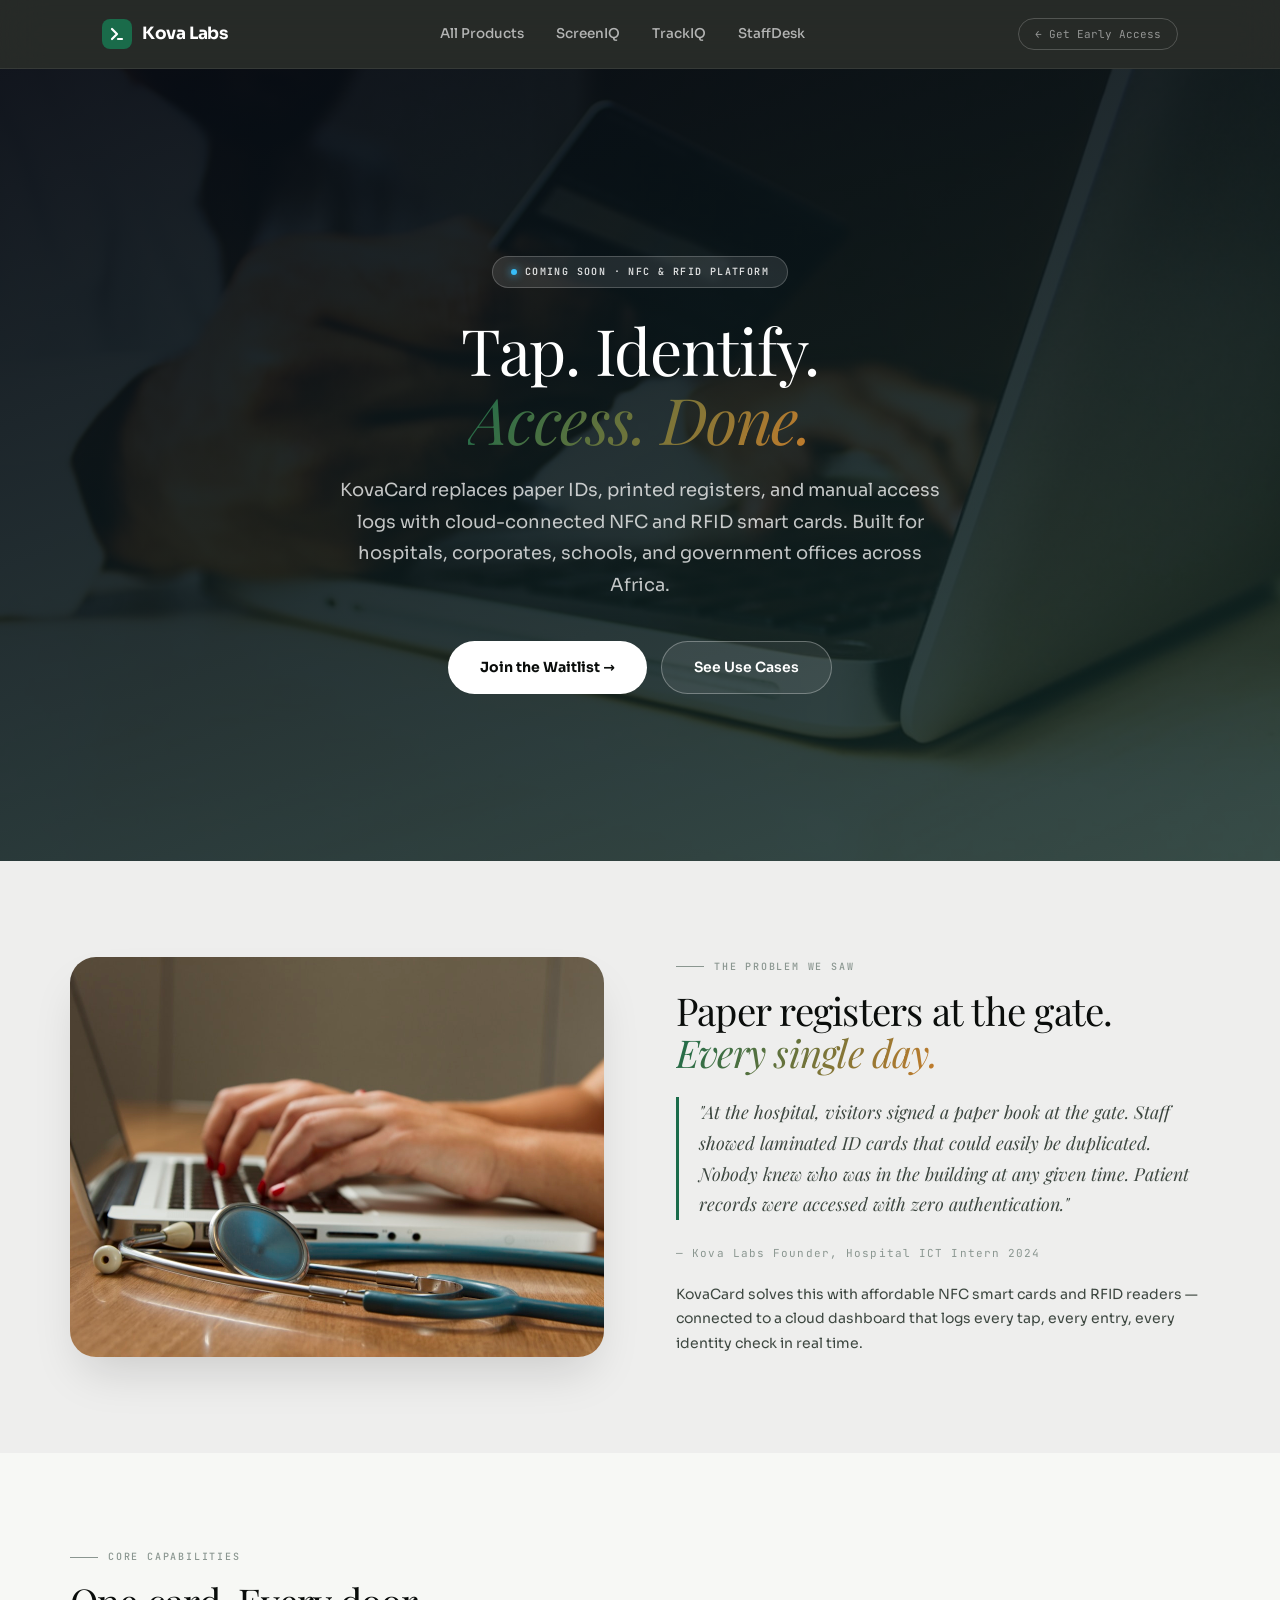
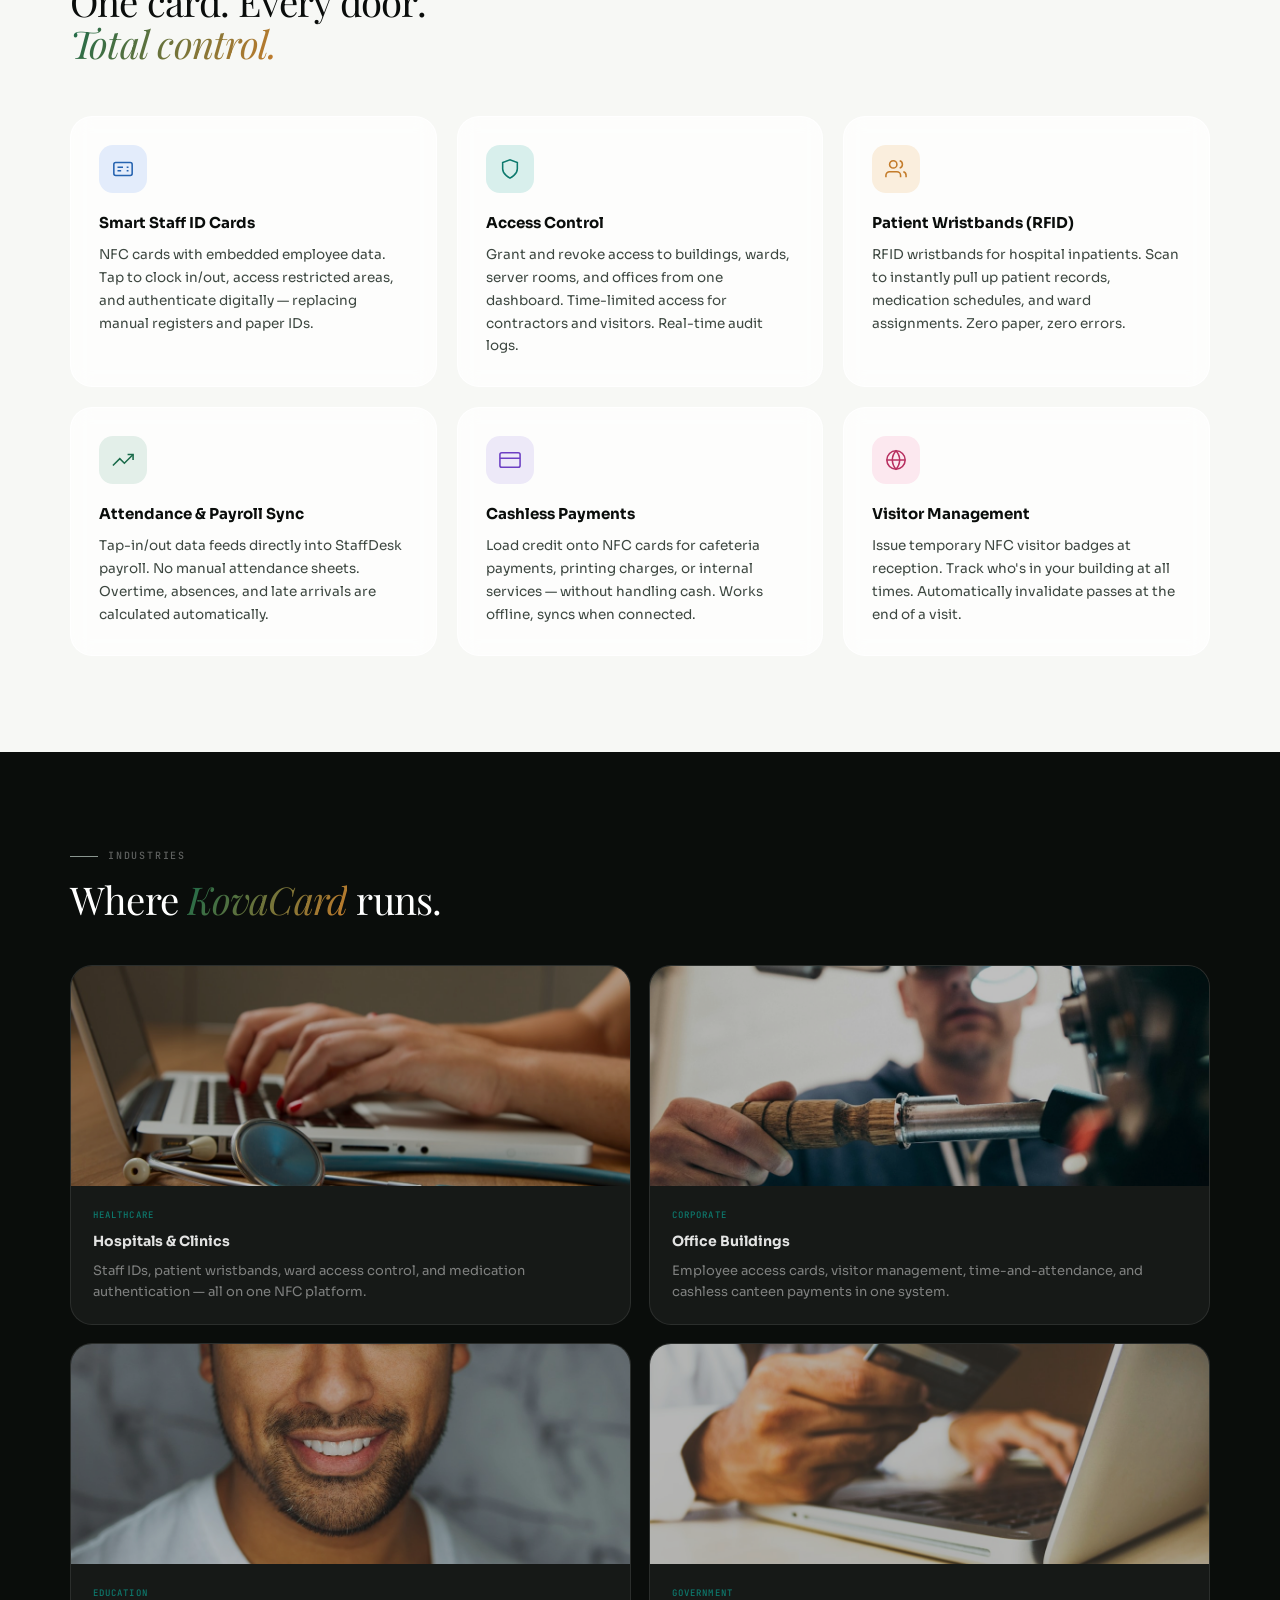
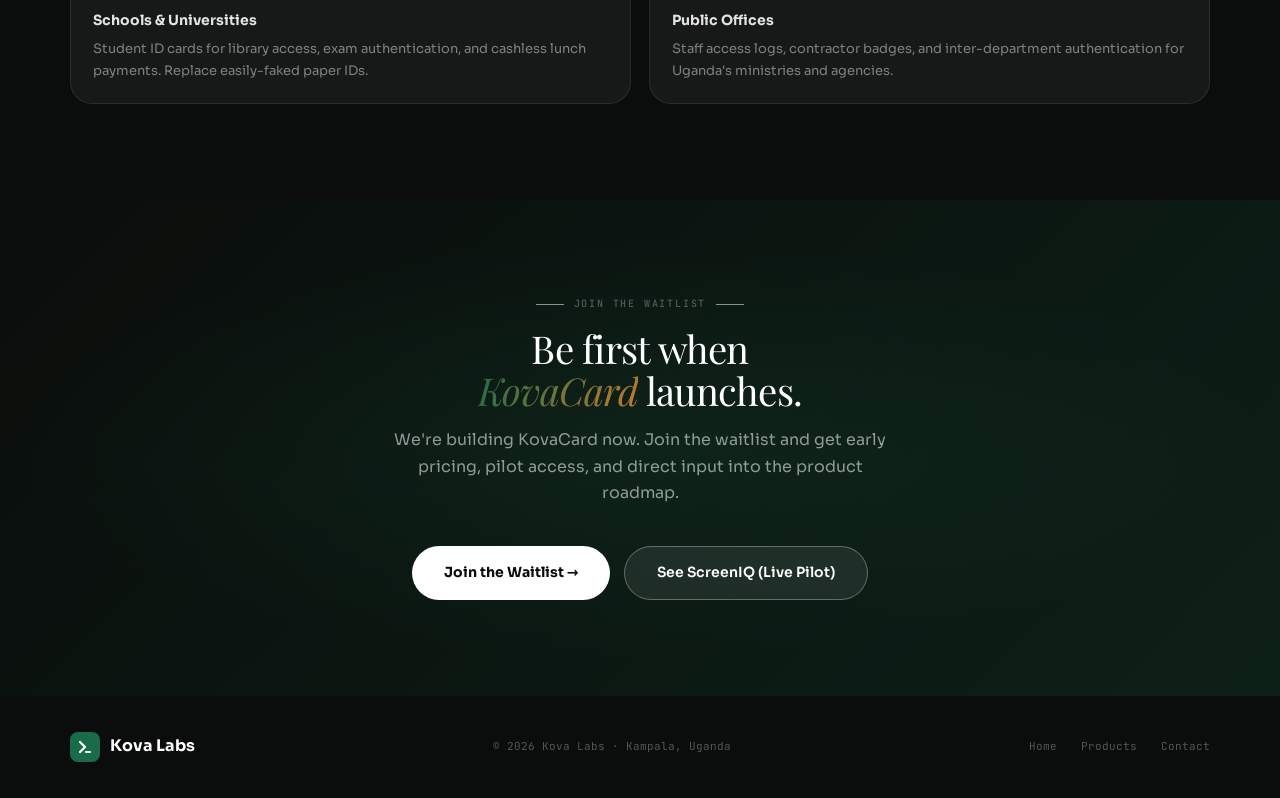
<file: products/kovacard.html>
<!DOCTYPE html>
<html lang="en">
<head>
  <meta charset="UTF-8"/>
  <meta name="viewport" content="width=device-width, initial-scale=1.0"/>
  <title>KovaCard — NFC & RFID Smart Cards for Africa | Kova Labs</title>
  <meta name="description" content="KovaCard is NFC and RFID-based smart access and identity management for African hospitals, corporates, and government offices."/>
  <link rel="preconnect" href="https://fonts.googleapis.com"/>
  <link rel="preconnect" href="https://fonts.gstatic.com" crossorigin/>
  <link href="https://fonts.googleapis.com/css2?family=Playfair+Display:ital,wght@0,400;0,600;1,400&family=Sora:wght@300;400;500;600;700&family=JetBrains+Mono:wght@400;500&display=swap" rel="stylesheet"/>
  <link rel="stylesheet" href="shared.css"/>
</head>
<body>

  <nav class="nav">
    <div class="nav-inner">
      <a href="../index.html" class="logo">
        <div class="logo-mark">
          <svg width="16" height="16" viewBox="0 0 16 16" fill="none"><path d="M3 3L8 8L3 13M9 13H13" stroke="white" stroke-width="2.2" stroke-linecap="round" stroke-linejoin="round"/></svg>
        </div>
        Kova Labs
      </a>
      <div class="nav-links">
        <a href="../index.html#products">All Products</a>
        <a href="screeniq.html">ScreenIQ</a>
        <a href="trackiq.html">TrackIQ</a>
        <a href="staffdesk.html">StaffDesk</a>
      </div>
      <a href="../index.html#contact" class="nav-back">← Get Early Access</a>
    </div>
  </nav>

  <!-- Hero -->
  <section class="product-hero">
    <div class="product-hero-bg">
      <img src="../images/kovacard-nfc.jpg" alt="NFC smart card contactless payment"/>
      <div class="product-hero-overlay" style="background:linear-gradient(160deg,rgba(5,10,20,0.8) 0%,rgba(13,122,110,0.2) 100%);"></div>
    </div>
    <div class="product-hero-content">
      <div class="ph-badge">
        <span class="dot" style="background:#38bdf8;box-shadow:0 0 8px #38bdf8;"></span>
        Coming Soon &middot; NFC &amp; RFID Platform
      </div>
      <h1>Tap. Identify.<br><em>Access. Done.</em></h1>
      <p>KovaCard replaces paper IDs, printed registers, and manual access logs with cloud-connected NFC and RFID smart cards. Built for hospitals, corporates, schools, and government offices across Africa.</p>
      <div class="hero-btns">
        <a href="../index.html#contact" class="btn-primary">Join the Waitlist &rarr;</a>
        <a href="#use-cases" class="btn-ghost">See Use Cases</a>
      </div>
    </div>
  </section>

  <!-- Origin Story -->
  <section class="section story">
    <div class="inner story-grid">
      <div class="story-img-wrap">
        <img src="../images/kovacard-hospital-id.jpg" alt="Hospital staff ID system"/>
      </div>
      <div>
        <div class="section-label">The Problem We Saw</div>
        <h2>Paper registers at the gate.<br><em>Every single day.</em></h2>
        <blockquote class="story-quote">
          "At the hospital, visitors signed a paper book at the gate. Staff showed laminated ID cards that could easily be duplicated. Nobody knew who was in the building at any given time. Patient records were accessed with zero authentication."
        </blockquote>
        <div class="story-cite">— Kova Labs Founder, Hospital ICT Intern 2024</div>
        <p style="font-size:14px;color:var(--ink-2);line-height:1.75;margin-top:20px;">KovaCard solves this with affordable NFC smart cards and RFID readers — connected to a cloud dashboard that logs every tap, every entry, every identity check in real time.</p>
      </div>
    </div>
  </section>

  <!-- Features -->
  <section class="section" style="background:var(--surface);">
    <div class="inner">
      <div class="section-label">Core Capabilities</div>
      <h2>One card. Every door.<br><em>Total control.</em></h2>
      <div class="features-grid reveal">
        <div class="feat-card">
          <div class="feat-icon fi-blue">
            <svg viewBox="0 0 24 24" fill="none" stroke="currentColor" stroke-width="1.7"><rect x="2" y="5" width="20" height="14" rx="2"/><path d="M16 10h2M16 14h2M6 10h6M6 14h4"/></svg>
          </div>
          <h3>Smart Staff ID Cards</h3>
          <p>NFC cards with embedded employee data. Tap to clock in/out, access restricted areas, and authenticate digitally — replacing manual registers and paper IDs.</p>
        </div>
        <div class="feat-card">
          <div class="feat-icon fi-teal">
            <svg viewBox="0 0 24 24" fill="none" stroke="currentColor" stroke-width="1.7"><path d="M12 22s8-4 8-10V5l-8-3-8 3v7c0 6 8 10 8 10z"/></svg>
          </div>
          <h3>Access Control</h3>
          <p>Grant and revoke access to buildings, wards, server rooms, and offices from one dashboard. Time-limited access for contractors and visitors. Real-time audit logs.</p>
        </div>
        <div class="feat-card">
          <div class="feat-icon fi-amber">
            <svg viewBox="0 0 24 24" fill="none" stroke="currentColor" stroke-width="1.7"><path d="M17 21v-2a4 4 0 0 0-4-4H5a4 4 0 0 0-4 4v2"/><circle cx="9" cy="7" r="4"/><path d="M23 21v-2a4 4 0 0 0-3-3.87"/><path d="M16 3.13a4 4 0 0 1 0 7.75"/></svg>
          </div>
          <h3>Patient Wristbands (RFID)</h3>
          <p>RFID wristbands for hospital inpatients. Scan to instantly pull up patient records, medication schedules, and ward assignments. Zero paper, zero errors.</p>
        </div>
        <div class="feat-card">
          <div class="feat-icon fi-green">
            <svg viewBox="0 0 24 24" fill="none" stroke="currentColor" stroke-width="1.7"><polyline points="23 6 13.5 15.5 8.5 10.5 1 18"/><polyline points="17 6 23 6 23 12"/></svg>
          </div>
          <h3>Attendance &amp; Payroll Sync</h3>
          <p>Tap-in/out data feeds directly into StaffDesk payroll. No manual attendance sheets. Overtime, absences, and late arrivals are calculated automatically.</p>
        </div>
        <div class="feat-card">
          <div class="feat-icon fi-purple">
            <svg viewBox="0 0 24 24" fill="none" stroke="currentColor" stroke-width="1.7"><rect x="1" y="4" width="22" height="16" rx="2"/><line x1="1" y1="10" x2="23" y2="10"/></svg>
          </div>
          <h3>Cashless Payments</h3>
          <p>Load credit onto NFC cards for cafeteria payments, printing charges, or internal services — without handling cash. Works offline, syncs when connected.</p>
        </div>
        <div class="feat-card">
          <div class="feat-icon fi-rose">
            <svg viewBox="0 0 24 24" fill="none" stroke="currentColor" stroke-width="1.7"><circle cx="12" cy="12" r="10"/><line x1="2" y1="12" x2="22" y2="12"/><path d="M12 2a15.3 15.3 0 0 1 4 10 15.3 15.3 0 0 1-4 10 15.3 15.3 0 0 1-4-10 15.3 15.3 0 0 1 4-10z"/></svg>
          </div>
          <h3>Visitor Management</h3>
          <p>Issue temporary NFC visitor badges at reception. Track who's in your building at all times. Automatically invalidate passes at the end of a visit.</p>
        </div>
      </div>
    </div>
  </section>

  <!-- Use Cases -->
  <section class="section usecases" id="use-cases">
    <div class="inner">
      <div class="section-label">Industries</div>
      <h2>Where <em>KovaCard</em> runs.</h2>
      <div class="usecase-grid reveal">
        <div class="usecase-card">
          <img src="../images/kovacard-hospital-id.jpg" alt="Hospital NFC" class="usecase-img"/>
          <div class="usecase-body">
            <span class="usecase-tag">Healthcare</span>
            <h4>Hospitals &amp; Clinics</h4>
            <p>Staff IDs, patient wristbands, ward access control, and medication authentication — all on one NFC platform.</p>
          </div>
        </div>
        <div class="usecase-card">
          <img src="../images/kovacard-access.jpg" alt="Access control" class="usecase-img"/>
          <div class="usecase-body">
            <span class="usecase-tag">Corporate</span>
            <h4>Office Buildings</h4>
            <p>Employee access cards, visitor management, time-and-attendance, and cashless canteen payments in one system.</p>
          </div>
        </div>
        <div class="usecase-card">
          <img src="../images/staffdesk-hr.jpg" alt="School ID" class="usecase-img"/>
          <div class="usecase-body">
            <span class="usecase-tag">Education</span>
            <h4>Schools &amp; Universities</h4>
            <p>Student ID cards for library access, exam authentication, and cashless lunch payments. Replace easily-faked paper IDs.</p>
          </div>
        </div>
        <div class="usecase-card">
          <img src="../images/kovacard-nfc.jpg" alt="Government NFC" class="usecase-img"/>
          <div class="usecase-body">
            <span class="usecase-tag">Government</span>
            <h4>Public Offices</h4>
            <p>Staff access logs, contractor badges, and inter-department authentication for Uganda's ministries and agencies.</p>
          </div>
        </div>
      </div>
    </div>
  </section>

  <!-- CTA -->
  <section class="cta-section">
    <div class="inner">
      <div class="section-label center" style="color:rgba(255,255,255,0.3);">Join the Waitlist</div>
      <h2>Be first when<br><em>KovaCard</em> launches.</h2>
      <p>We're building KovaCard now. Join the waitlist and get early pricing, pilot access, and direct input into the product roadmap.</p>
      <div class="cta-btns">
        <a href="../index.html#contact" class="btn-primary">Join the Waitlist &rarr;</a>
        <a href="screeniq.html" class="btn-ghost">See ScreenIQ (Live Pilot)</a>
      </div>
    </div>
  </section>

  <footer>
    <div class="footer-inner">
      <a href="../index.html" class="f-logo">
        <div class="logo-mark">
          <svg width="16" height="16" viewBox="0 0 16 16" fill="none"><path d="M3 3L8 8L3 13M9 13H13" stroke="white" stroke-width="2.2" stroke-linecap="round" stroke-linejoin="round"/></svg>
        </div>
        Kova Labs
      </a>
      <p class="f-copy">&copy; 2026 Kova Labs &middot; Kampala, Uganda</p>
      <div class="f-links">
        <a href="../index.html">Home</a>
        <a href="../index.html#products">Products</a>
        <a href="../index.html#contact">Contact</a>
      </div>
    </div>
  </footer>

  <script>
    const obs = new IntersectionObserver(e => e.forEach(x => x.isIntersecting && x.target.classList.add('visible')), {threshold:0.12});
    document.querySelectorAll('.reveal,.step').forEach(el => obs.observe(el));
  </script>
</body>
</html>
</file>
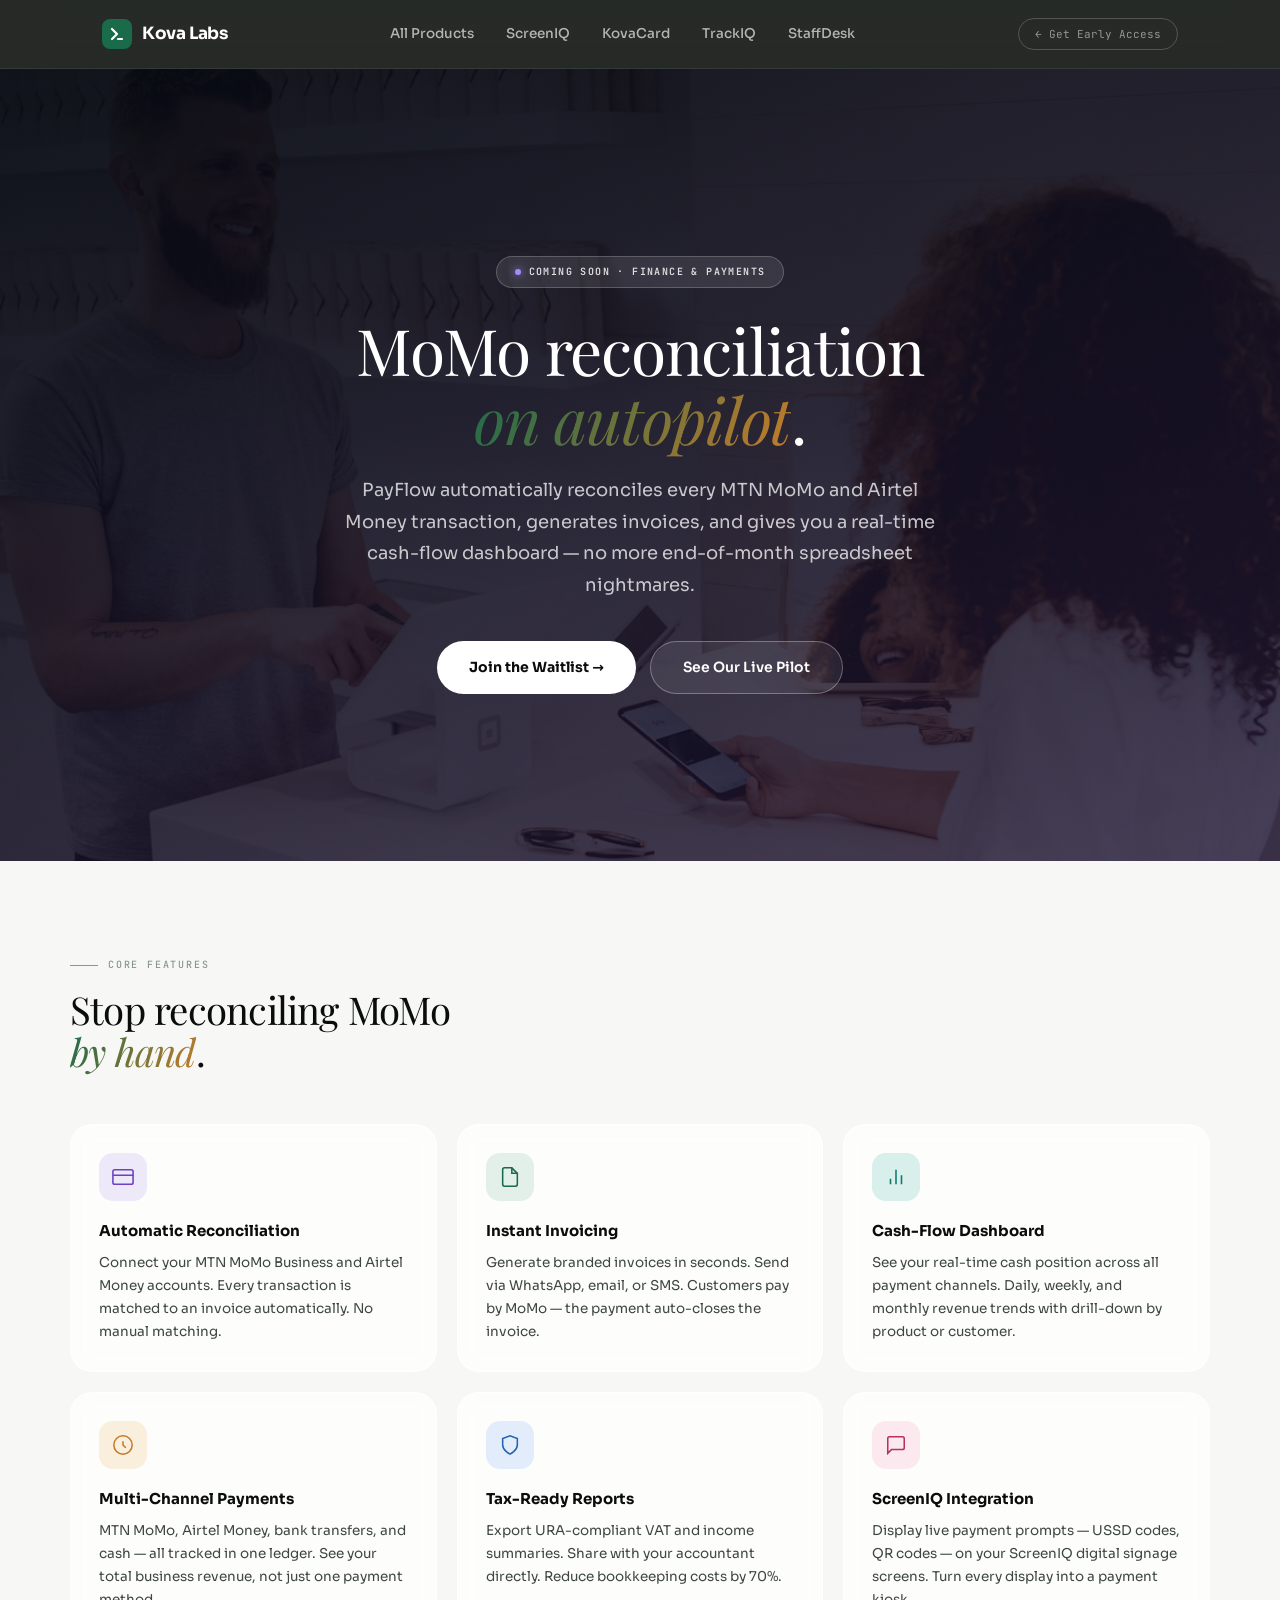
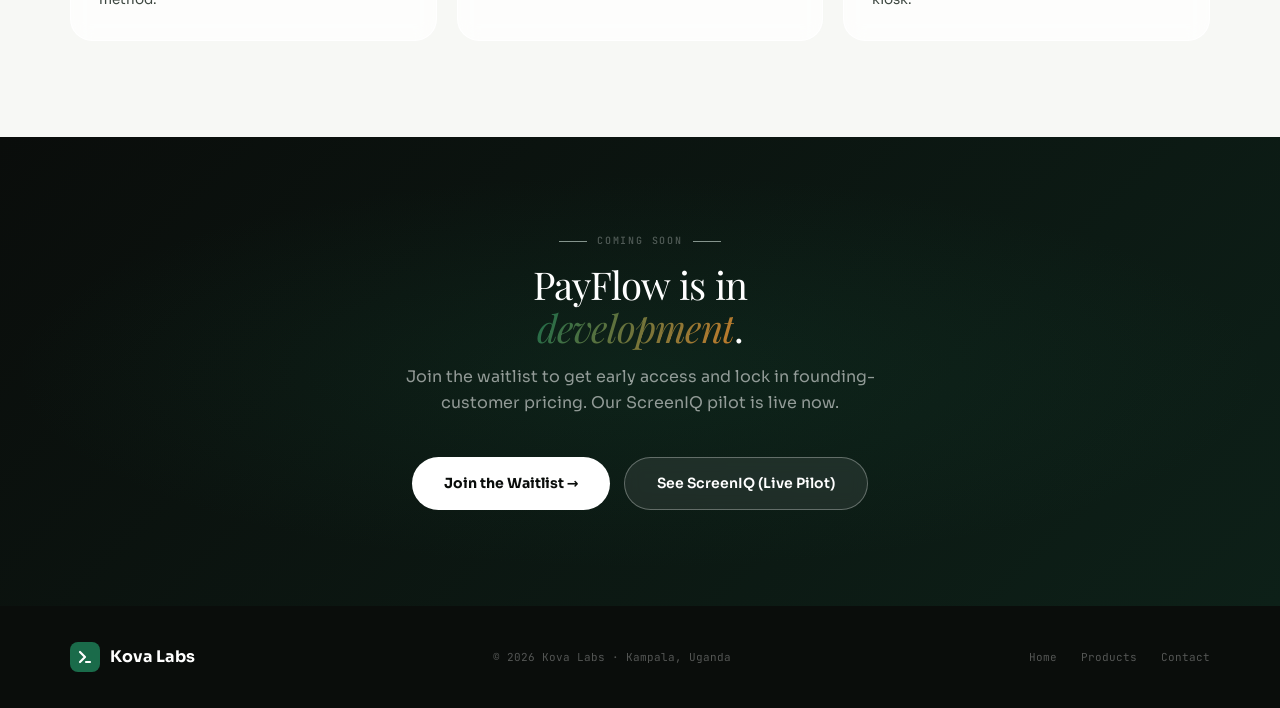
<file: products/payflow.html>
<!DOCTYPE html>
<html lang="en">
<head>
  <meta charset="UTF-8"/><meta name="viewport" content="width=device-width, initial-scale=1.0"/>
  <title>PayFlow — Mobile Money Reconciliation | Kova Labs</title>
  <meta name="description" content="PayFlow automates MTN MoMo and Airtel Money reconciliation, invoicing, and cash-flow reporting for African businesses."/>
  <link rel="preconnect" href="https://fonts.googleapis.com"/>
  <link rel="preconnect" href="https://fonts.gstatic.com" crossorigin/>
  <link href="https://fonts.googleapis.com/css2?family=Playfair+Display:ital,wght@0,400;0,600;1,400&family=Sora:wght@300;400;500;600;700&family=JetBrains+Mono:wght@400;500&display=swap" rel="stylesheet"/>
  <link rel="stylesheet" href="shared.css"/>
</head>
<body>
  <nav class="nav">
    <div class="nav-inner">
      <a href="../index.html" class="logo">
        <div class="logo-mark"><svg width="16" height="16" viewBox="0 0 16 16" fill="none"><path d="M3 3L8 8L3 13M9 13H13" stroke="white" stroke-width="2.2" stroke-linecap="round" stroke-linejoin="round"/></svg></div>
        Kova Labs
      </a>
      <div class="nav-links">
        <a href="../index.html#products">All Products</a>
        <a href="screeniq.html">ScreenIQ</a>
        <a href="kovacard.html">KovaCard</a>
        <a href="trackiq.html">TrackIQ</a>
        <a href="staffdesk.html">StaffDesk</a>
      </div>
      <a href="../index.html#contact" class="nav-back">← Get Early Access</a>
    </div>
  </nav>

  <section class="product-hero">
    <div class="product-hero-bg">
      <img src="../images/payflow-momo.jpg" alt="Mobile money payment on smartphone"/>
      <div class="product-hero-overlay" style="background:linear-gradient(160deg,rgba(5,10,20,0.78) 0%,rgba(109,64,196,0.18) 100%);"></div>
    </div>
    <div class="product-hero-content">
      <div class="ph-badge"><span class="dot" style="background:#a78bfa;box-shadow:0 0 8px #a78bfa;"></span>Coming Soon &middot; Finance &amp; Payments</div>
      <h1>MoMo reconciliation<br><em>on autopilot</em>.</h1>
      <p>PayFlow automatically reconciles every MTN MoMo and Airtel Money transaction, generates invoices, and gives you a real-time cash-flow dashboard &mdash; no more end-of-month spreadsheet nightmares.</p>
      <div class="hero-btns">
        <a href="../index.html#contact" class="btn-primary">Join the Waitlist &rarr;</a>
        <a href="screeniq.html" class="btn-ghost">See Our Live Pilot</a>
      </div>
    </div>
  </section>

  <section class="section">
    <div class="inner">
      <div class="section-label">Core Features</div>
      <h2>Stop reconciling MoMo<br><em>by hand</em>.</h2>
      <div class="features-grid reveal">
        <div class="feat-card"><div class="feat-icon fi-purple"><svg viewBox="0 0 24 24" fill="none" stroke="currentColor" stroke-width="1.7"><rect x="1" y="4" width="22" height="16" rx="2"/><line x1="1" y1="10" x2="23" y2="10"/></svg></div><h3>Automatic Reconciliation</h3><p>Connect your MTN MoMo Business and Airtel Money accounts. Every transaction is matched to an invoice automatically. No manual matching.</p></div>
        <div class="feat-card"><div class="feat-icon fi-green"><svg viewBox="0 0 24 24" fill="none" stroke="currentColor" stroke-width="1.7"><path d="M14 2H6a2 2 0 0 0-2 2v16a2 2 0 0 0 2 2h12a2 2 0 0 0 2-2V8z"/><polyline points="14 2 14 8 20 8"/></svg></div><h3>Instant Invoicing</h3><p>Generate branded invoices in seconds. Send via WhatsApp, email, or SMS. Customers pay by MoMo &mdash; the payment auto-closes the invoice.</p></div>
        <div class="feat-card"><div class="feat-icon fi-teal"><svg viewBox="0 0 24 24" fill="none" stroke="currentColor" stroke-width="1.7"><line x1="18" y1="20" x2="18" y2="10"/><line x1="12" y1="20" x2="12" y2="4"/><line x1="6" y1="20" x2="6" y2="14"/></svg></div><h3>Cash-Flow Dashboard</h3><p>See your real-time cash position across all payment channels. Daily, weekly, and monthly revenue trends with drill-down by product or customer.</p></div>
        <div class="feat-card"><div class="feat-icon fi-amber"><svg viewBox="0 0 24 24" fill="none" stroke="currentColor" stroke-width="1.7"><circle cx="12" cy="12" r="10"/><path d="M12 8v4l3 3"/></svg></div><h3>Multi-Channel Payments</h3><p>MTN MoMo, Airtel Money, bank transfers, and cash &mdash; all tracked in one ledger. See your total business revenue, not just one payment method.</p></div>
        <div class="feat-card"><div class="feat-icon fi-blue"><svg viewBox="0 0 24 24" fill="none" stroke="currentColor" stroke-width="1.7"><path d="M12 22s8-4 8-10V5l-8-3-8 3v7c0 6 8 10 8 10z"/></svg></div><h3>Tax-Ready Reports</h3><p>Export URA-compliant VAT and income summaries. Share with your accountant directly. Reduce bookkeeping costs by 70%.</p></div>
        <div class="feat-card"><div class="feat-icon fi-rose"><svg viewBox="0 0 24 24" fill="none" stroke="currentColor" stroke-width="1.7"><path d="M21 15a2 2 0 0 1-2 2H7l-4 4V5a2 2 0 0 1 2-2h14a2 2 0 0 1 2 2z"/></svg></div><h3>ScreenIQ Integration</h3><p>Display live payment prompts &mdash; USSD codes, QR codes &mdash; on your ScreenIQ digital signage screens. Turn every display into a payment kiosk.</p></div>
      </div>
    </div>
  </section>

  <section class="cta-section">
    <div class="inner">
      <div class="section-label center" style="color:rgba(255,255,255,0.3);">Coming Soon</div>
      <h2>PayFlow is in<br><em>development</em>.</h2>
      <p>Join the waitlist to get early access and lock in founding-customer pricing. Our ScreenIQ pilot is live now.</p>
      <div class="cta-btns">
        <a href="../index.html#contact" class="btn-primary">Join the Waitlist &rarr;</a>
        <a href="screeniq.html" class="btn-ghost">See ScreenIQ (Live Pilot)</a>
      </div>
    </div>
  </section>

  <footer>
    <div class="footer-inner">
      <a href="../index.html" class="f-logo"><div class="logo-mark"><svg width="16" height="16" viewBox="0 0 16 16" fill="none"><path d="M3 3L8 8L3 13M9 13H13" stroke="white" stroke-width="2.2" stroke-linecap="round" stroke-linejoin="round"/></svg></div>Kova Labs</a>
      <p class="f-copy">&copy; 2026 Kova Labs &middot; Kampala, Uganda</p>
      <div class="f-links"><a href="../index.html">Home</a><a href="../index.html#products">Products</a><a href="../index.html#contact">Contact</a></div>
    </div>
  </footer>
  <script>
    const obs = new IntersectionObserver(e => e.forEach(x => x.isIntersecting && x.target.classList.add('visible')), {threshold:0.12});
    document.querySelectorAll('.reveal,.step').forEach(el => obs.observe(el));
  </script>
</body>
</html>
</file>
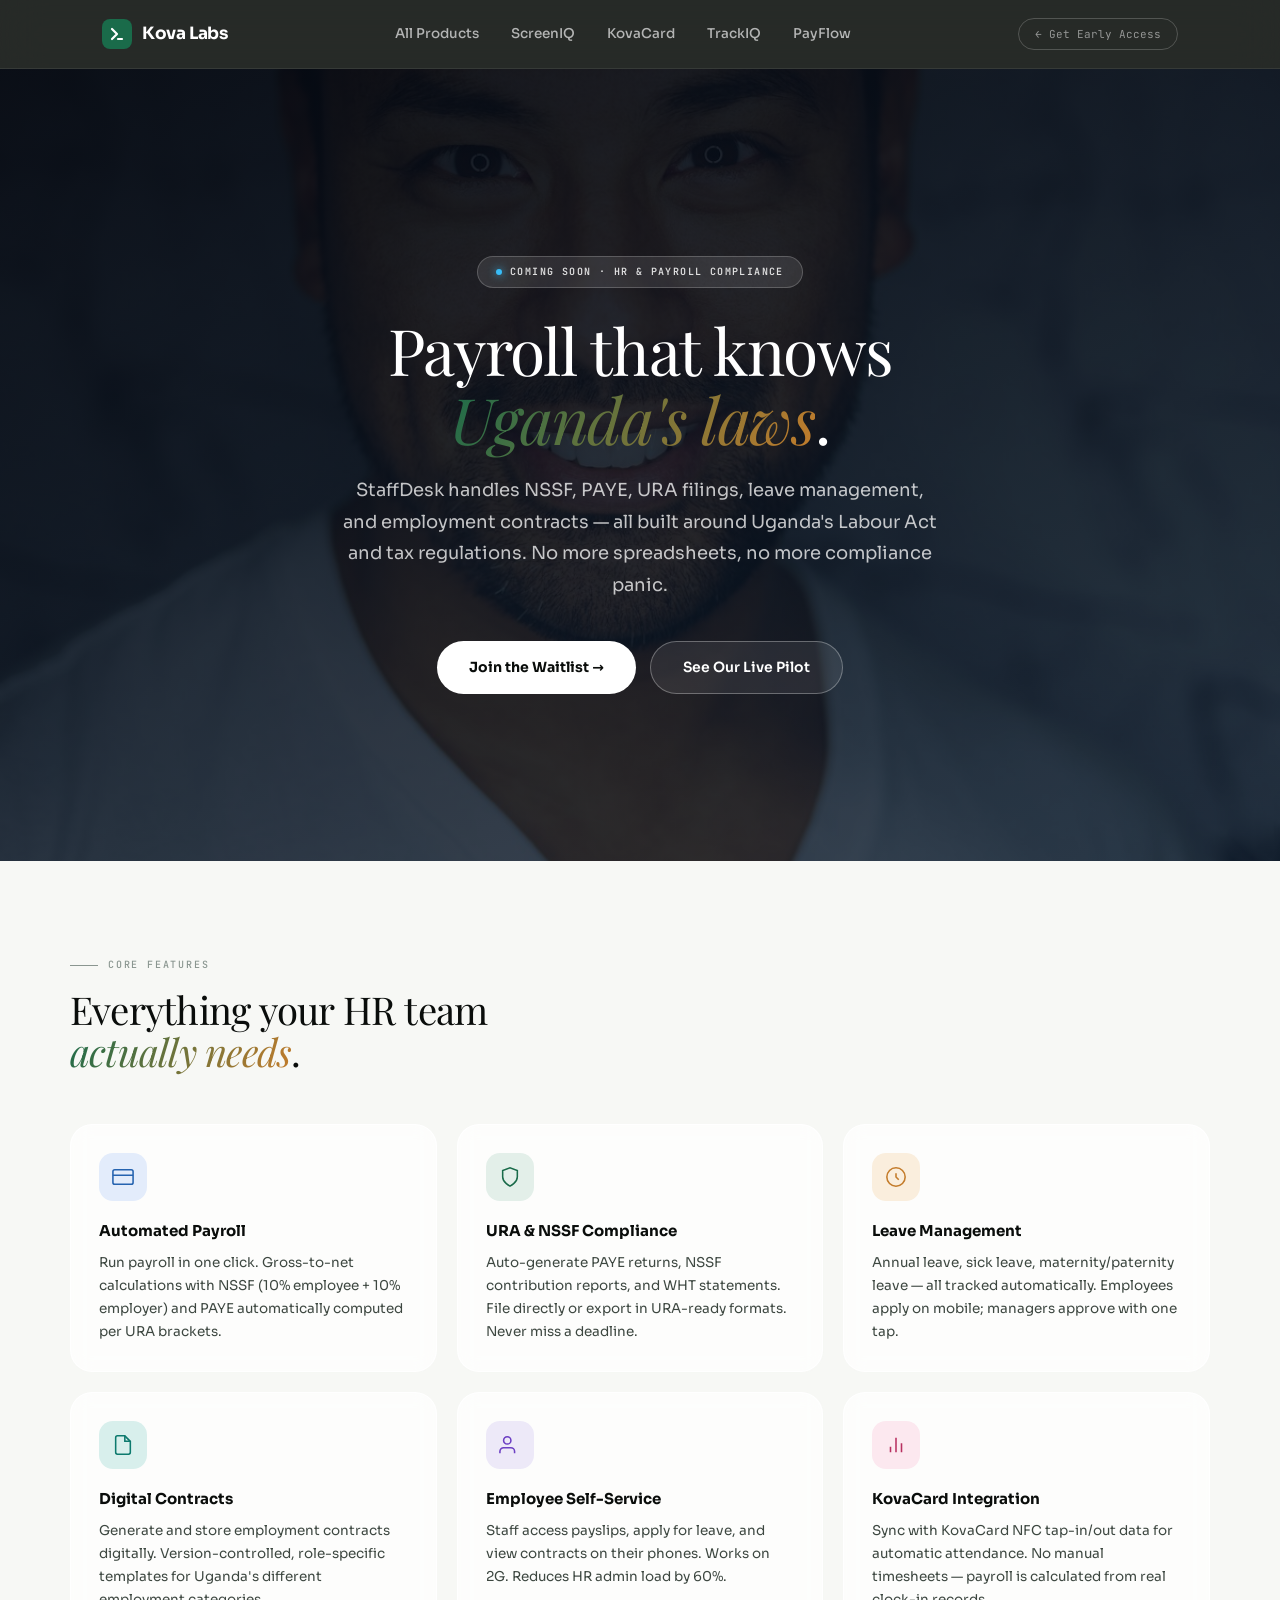
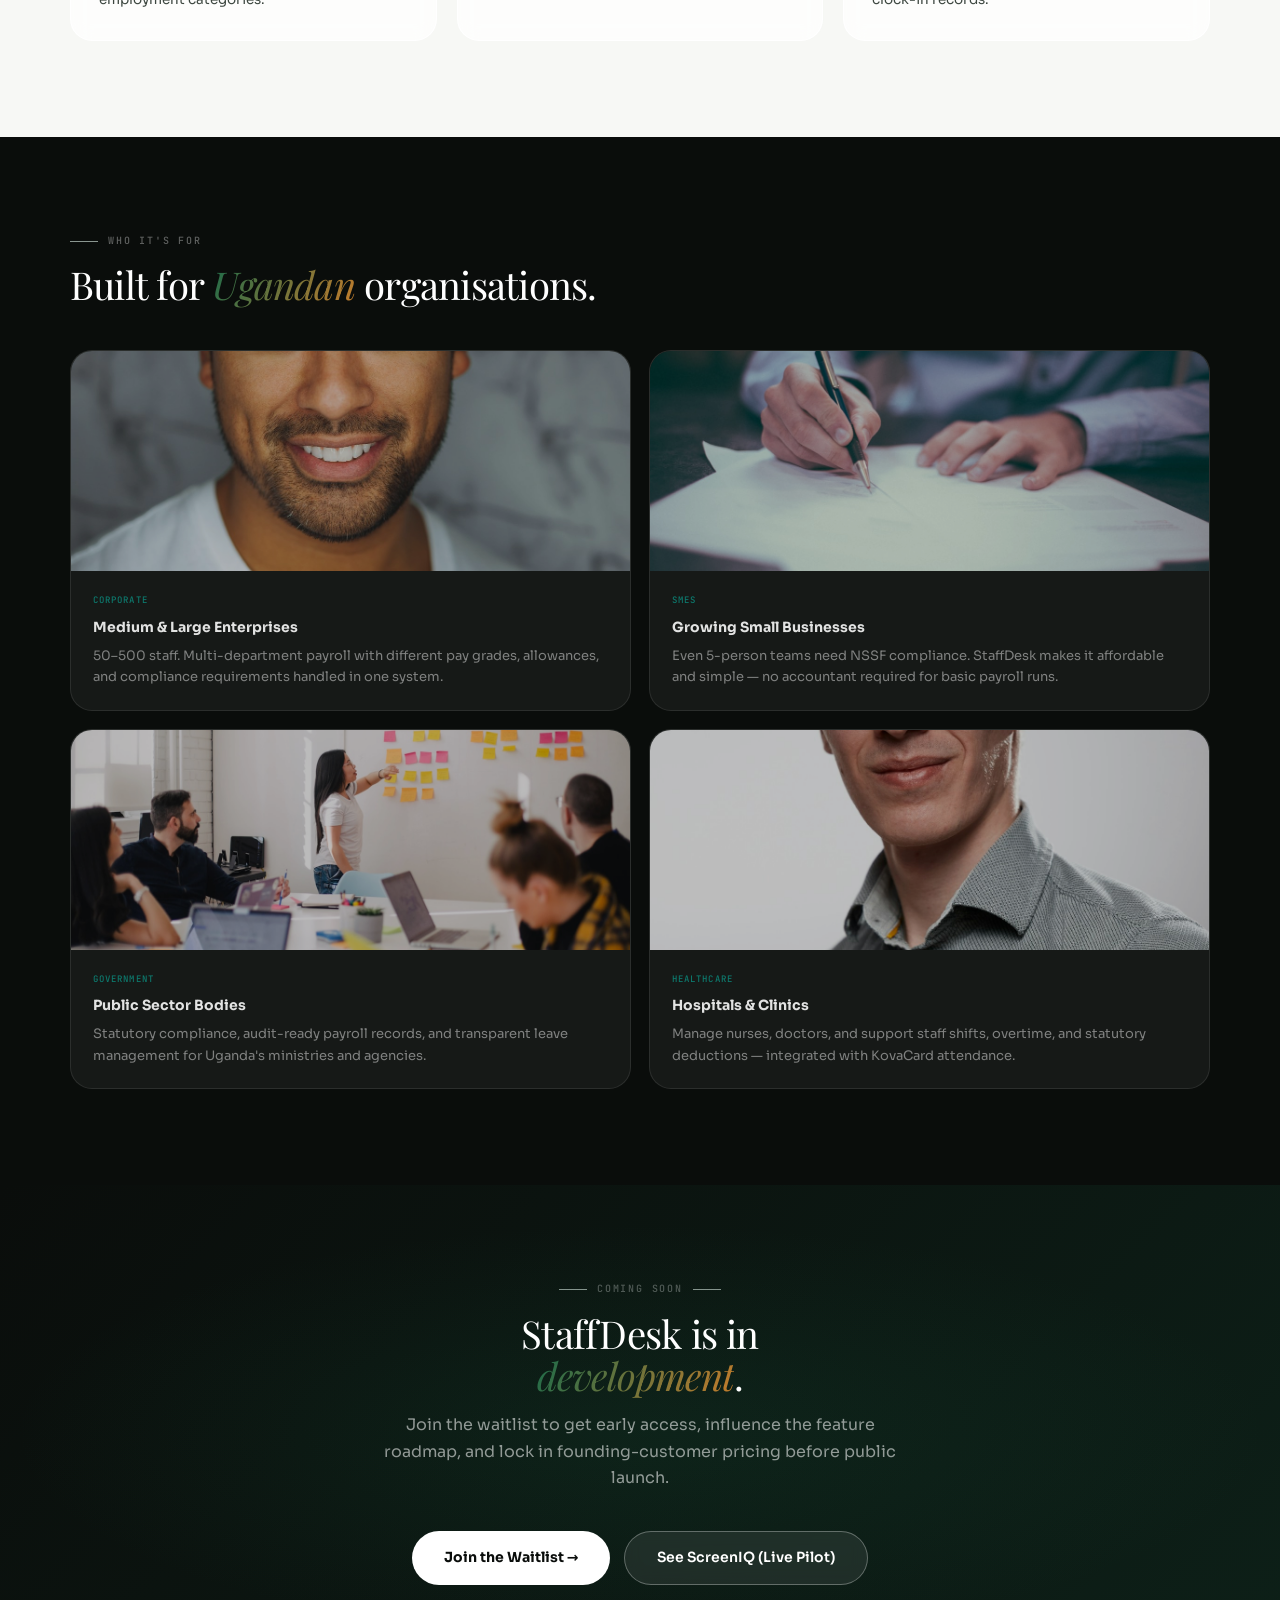
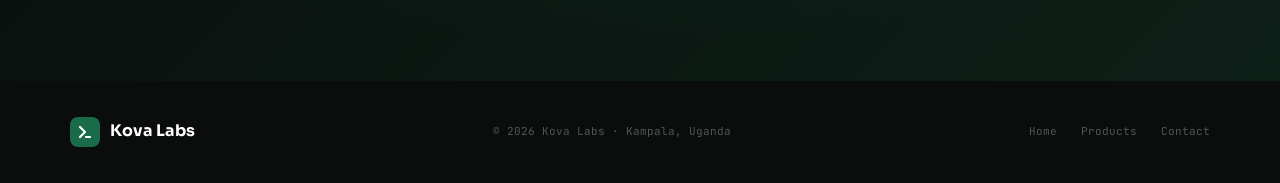
<file: products/staffdesk.html>
<!DOCTYPE html>
<html lang="en">
<head>
  <meta charset="UTF-8"/><meta name="viewport" content="width=device-width, initial-scale=1.0"/>
  <title>StaffDesk — HR & Payroll for Africa | Kova Labs</title>
  <meta name="description" content="StaffDesk is HR and payroll compliance software built for Uganda — covering NSSF, PAYE, URA, and leave management."/>
  <link rel="preconnect" href="https://fonts.googleapis.com"/>
  <link rel="preconnect" href="https://fonts.gstatic.com" crossorigin/>
  <link href="https://fonts.googleapis.com/css2?family=Playfair+Display:ital,wght@0,400;0,600;1,400&family=Sora:wght@300;400;500;600;700&family=JetBrains+Mono:wght@400;500&display=swap" rel="stylesheet"/>
  <link rel="stylesheet" href="shared.css"/>
</head>
<body>
  <nav class="nav">
    <div class="nav-inner">
      <a href="../index.html" class="logo">
        <div class="logo-mark"><svg width="16" height="16" viewBox="0 0 16 16" fill="none"><path d="M3 3L8 8L3 13M9 13H13" stroke="white" stroke-width="2.2" stroke-linecap="round" stroke-linejoin="round"/></svg></div>
        Kova Labs
      </a>
      <div class="nav-links">
        <a href="../index.html#products">All Products</a>
        <a href="screeniq.html">ScreenIQ</a>
        <a href="kovacard.html">KovaCard</a>
        <a href="trackiq.html">TrackIQ</a>
        <a href="payflow.html">PayFlow</a>
      </div>
      <a href="../index.html#contact" class="nav-back">← Get Early Access</a>
    </div>
  </nav>

  <section class="product-hero">
    <div class="product-hero-bg">
      <img src="../images/staffdesk-hr.jpg" alt="HR professional in African office"/>
      <div class="product-hero-overlay" style="background:linear-gradient(160deg,rgba(5,10,20,0.78) 0%,rgba(37,99,176,0.18) 100%);"></div>
    </div>
    <div class="product-hero-content">
      <div class="ph-badge"><span class="dot" style="background:#38bdf8;box-shadow:0 0 8px #38bdf8;"></span>Coming Soon &middot; HR &amp; Payroll Compliance</div>
      <h1>Payroll that knows<br><em>Uganda's laws</em>.</h1>
      <p>StaffDesk handles NSSF, PAYE, URA filings, leave management, and employment contracts &mdash; all built around Uganda's Labour Act and tax regulations. No more spreadsheets, no more compliance panic.</p>
      <div class="hero-btns">
        <a href="../index.html#contact" class="btn-primary">Join the Waitlist &rarr;</a>
        <a href="screeniq.html" class="btn-ghost">See Our Live Pilot</a>
      </div>
    </div>
  </section>

  <section class="section">
    <div class="inner">
      <div class="section-label">Core Features</div>
      <h2>Everything your HR team<br><em>actually needs</em>.</h2>
      <div class="features-grid reveal">
        <div class="feat-card"><div class="feat-icon fi-blue"><svg viewBox="0 0 24 24" fill="none" stroke="currentColor" stroke-width="1.7"><rect x="1" y="4" width="22" height="16" rx="2"/><line x1="1" y1="10" x2="23" y2="10"/></svg></div><h3>Automated Payroll</h3><p>Run payroll in one click. Gross-to-net calculations with NSSF (10% employee + 10% employer) and PAYE automatically computed per URA brackets.</p></div>
        <div class="feat-card"><div class="feat-icon fi-green"><svg viewBox="0 0 24 24" fill="none" stroke="currentColor" stroke-width="1.7"><path d="M12 22s8-4 8-10V5l-8-3-8 3v7c0 6 8 10 8 10z"/></svg></div><h3>URA &amp; NSSF Compliance</h3><p>Auto-generate PAYE returns, NSSF contribution reports, and WHT statements. File directly or export in URA-ready formats. Never miss a deadline.</p></div>
        <div class="feat-card"><div class="feat-icon fi-amber"><svg viewBox="0 0 24 24" fill="none" stroke="currentColor" stroke-width="1.7"><circle cx="12" cy="12" r="10"/><path d="M12 8v4l3 3"/></svg></div><h3>Leave Management</h3><p>Annual leave, sick leave, maternity/paternity leave &mdash; all tracked automatically. Employees apply on mobile; managers approve with one tap.</p></div>
        <div class="feat-card"><div class="feat-icon fi-teal"><svg viewBox="0 0 24 24" fill="none" stroke="currentColor" stroke-width="1.7"><path d="M14 2H6a2 2 0 0 0-2 2v16a2 2 0 0 0 2 2h12a2 2 0 0 0 2-2V8z"/><polyline points="14 2 14 8 20 8"/></svg></div><h3>Digital Contracts</h3><p>Generate and store employment contracts digitally. Version-controlled, role-specific templates for Uganda's different employment categories.</p></div>
        <div class="feat-card"><div class="feat-icon fi-purple"><svg viewBox="0 0 24 24" fill="none" stroke="currentColor" stroke-width="1.7"><path d="M17 21v-2a4 4 0 0 0-4-4H5a4 4 0 0 0-4 4v2"/><circle cx="9" cy="7" r="4"/></svg></div><h3>Employee Self-Service</h3><p>Staff access payslips, apply for leave, and view contracts on their phones. Works on 2G. Reduces HR admin load by 60%.</p></div>
        <div class="feat-card"><div class="feat-icon fi-rose"><svg viewBox="0 0 24 24" fill="none" stroke="currentColor" stroke-width="1.7"><line x1="18" y1="20" x2="18" y2="10"/><line x1="12" y1="20" x2="12" y2="4"/><line x1="6" y1="20" x2="6" y2="14"/></svg></div><h3>KovaCard Integration</h3><p>Sync with KovaCard NFC tap-in/out data for automatic attendance. No manual timesheets &mdash; payroll is calculated from real clock-in records.</p></div>
      </div>
    </div>
  </section>

  <section class="section usecases">
    <div class="inner">
      <div class="section-label">Who It's For</div>
      <h2>Built for <em>Ugandan</em> organisations.</h2>
      <div class="usecase-grid reveal">
        <div class="usecase-card"><img src="../images/staffdesk-hr.jpg" class="usecase-img" alt="Corporate HR"/><div class="usecase-body"><span class="usecase-tag">Corporate</span><h4>Medium &amp; Large Enterprises</h4><p>50–500 staff. Multi-department payroll with different pay grades, allowances, and compliance requirements handled in one system.</p></div></div>
        <div class="usecase-card"><img src="../images/staffdesk-payroll.jpg" class="usecase-img" alt="Payroll compliance"/><div class="usecase-body"><span class="usecase-tag">SMEs</span><h4>Growing Small Businesses</h4><p>Even 5-person teams need NSSF compliance. StaffDesk makes it affordable and simple &mdash; no accountant required for basic payroll runs.</p></div></div>
        <div class="usecase-card"><img src="../images/about-team.jpg" class="usecase-img" alt="Government"/><div class="usecase-body"><span class="usecase-tag">Government</span><h4>Public Sector Bodies</h4><p>Statutory compliance, audit-ready payroll records, and transparent leave management for Uganda's ministries and agencies.</p></div></div>
        <div class="usecase-card"><img src="../images/about-founder.jpg" class="usecase-img" alt="Hospital staff"/><div class="usecase-body"><span class="usecase-tag">Healthcare</span><h4>Hospitals &amp; Clinics</h4><p>Manage nurses, doctors, and support staff shifts, overtime, and statutory deductions &mdash; integrated with KovaCard attendance.</p></div></div>
      </div>
    </div>
  </section>

  <section class="cta-section">
    <div class="inner">
      <div class="section-label center" style="color:rgba(255,255,255,0.3);">Coming Soon</div>
      <h2>StaffDesk is in<br><em>development</em>.</h2>
      <p>Join the waitlist to get early access, influence the feature roadmap, and lock in founding-customer pricing before public launch.</p>
      <div class="cta-btns">
        <a href="../index.html#contact" class="btn-primary">Join the Waitlist &rarr;</a>
        <a href="screeniq.html" class="btn-ghost">See ScreenIQ (Live Pilot)</a>
      </div>
    </div>
  </section>

  <footer>
    <div class="footer-inner">
      <a href="../index.html" class="f-logo"><div class="logo-mark"><svg width="16" height="16" viewBox="0 0 16 16" fill="none"><path d="M3 3L8 8L3 13M9 13H13" stroke="white" stroke-width="2.2" stroke-linecap="round" stroke-linejoin="round"/></svg></div>Kova Labs</a>
      <p class="f-copy">&copy; 2026 Kova Labs &middot; Kampala, Uganda</p>
      <div class="f-links"><a href="../index.html">Home</a><a href="../index.html#products">Products</a><a href="../index.html#contact">Contact</a></div>
    </div>
  </footer>
  <script>
    const obs = new IntersectionObserver(e => e.forEach(x => x.isIntersecting && x.target.classList.add('visible')), {threshold:0.12});
    document.querySelectorAll('.reveal,.step').forEach(el => obs.observe(el));
  </script>
</body>
</html>
</file>
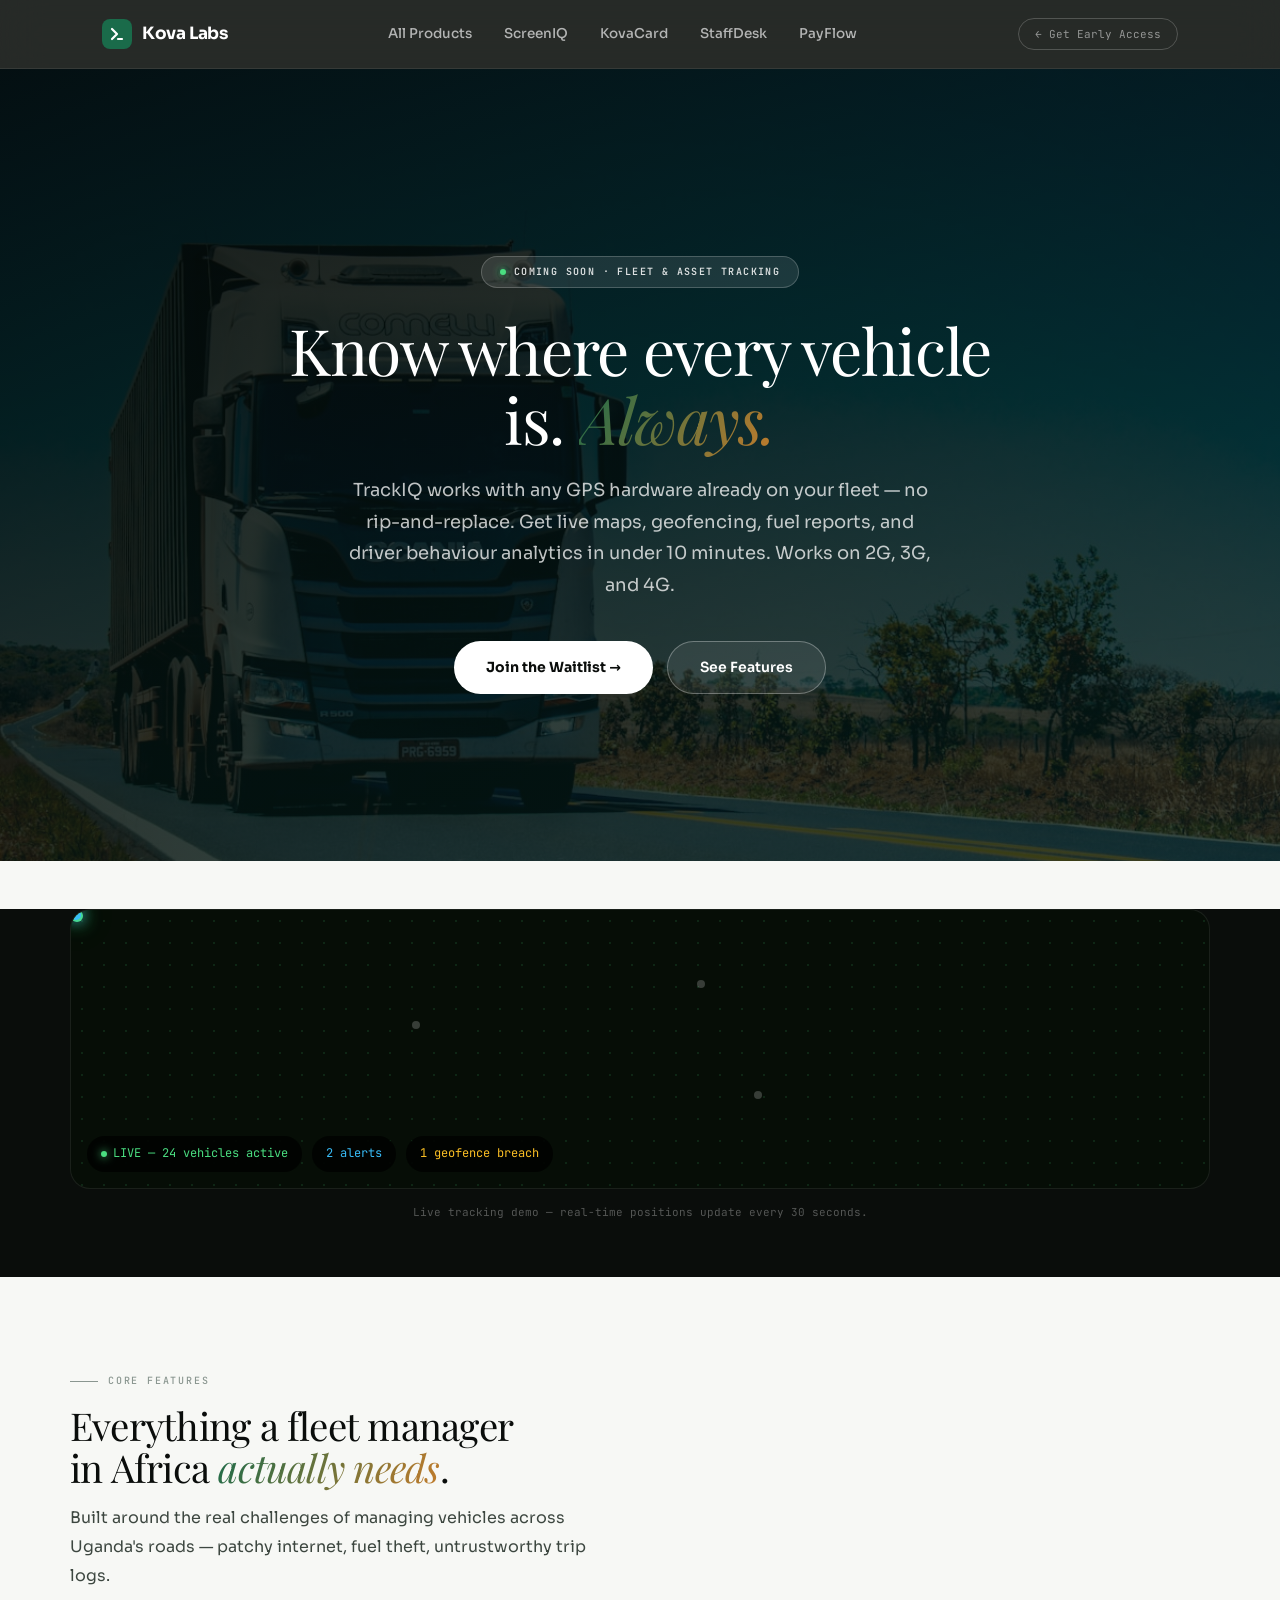
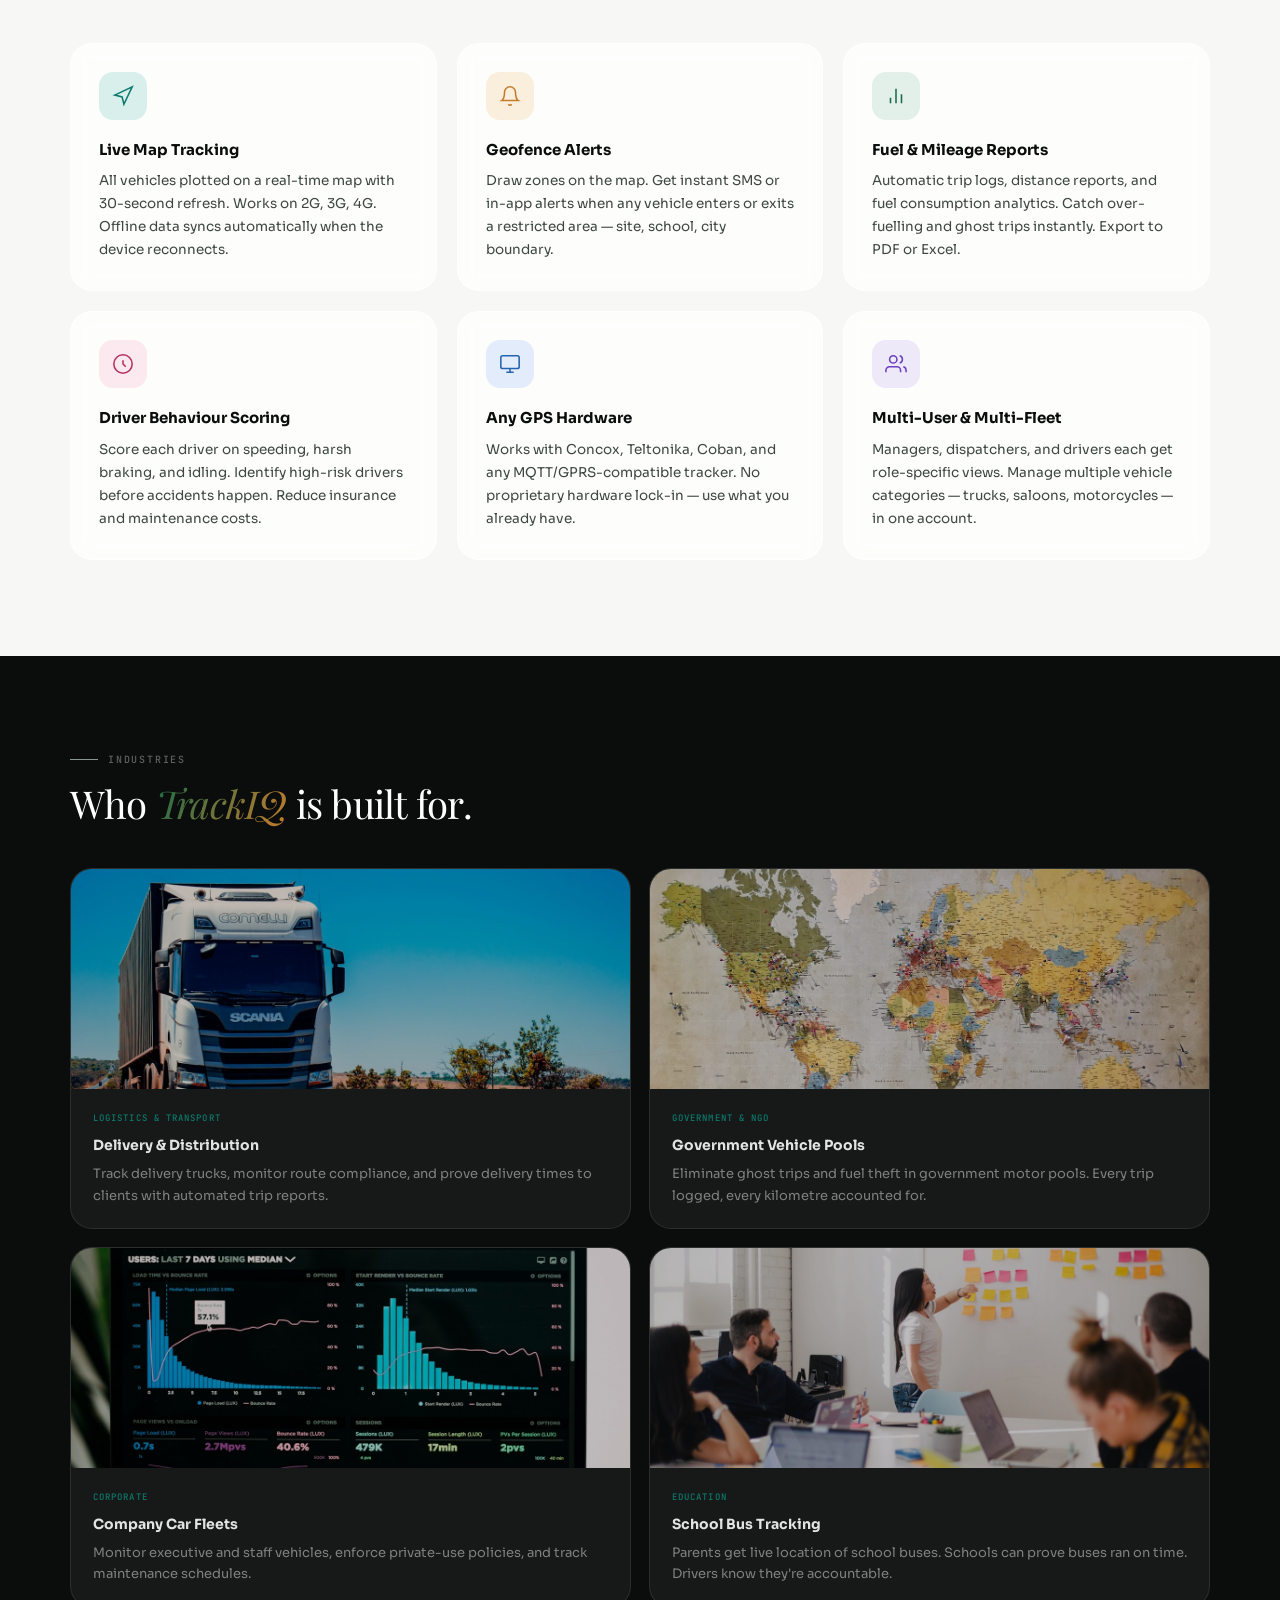
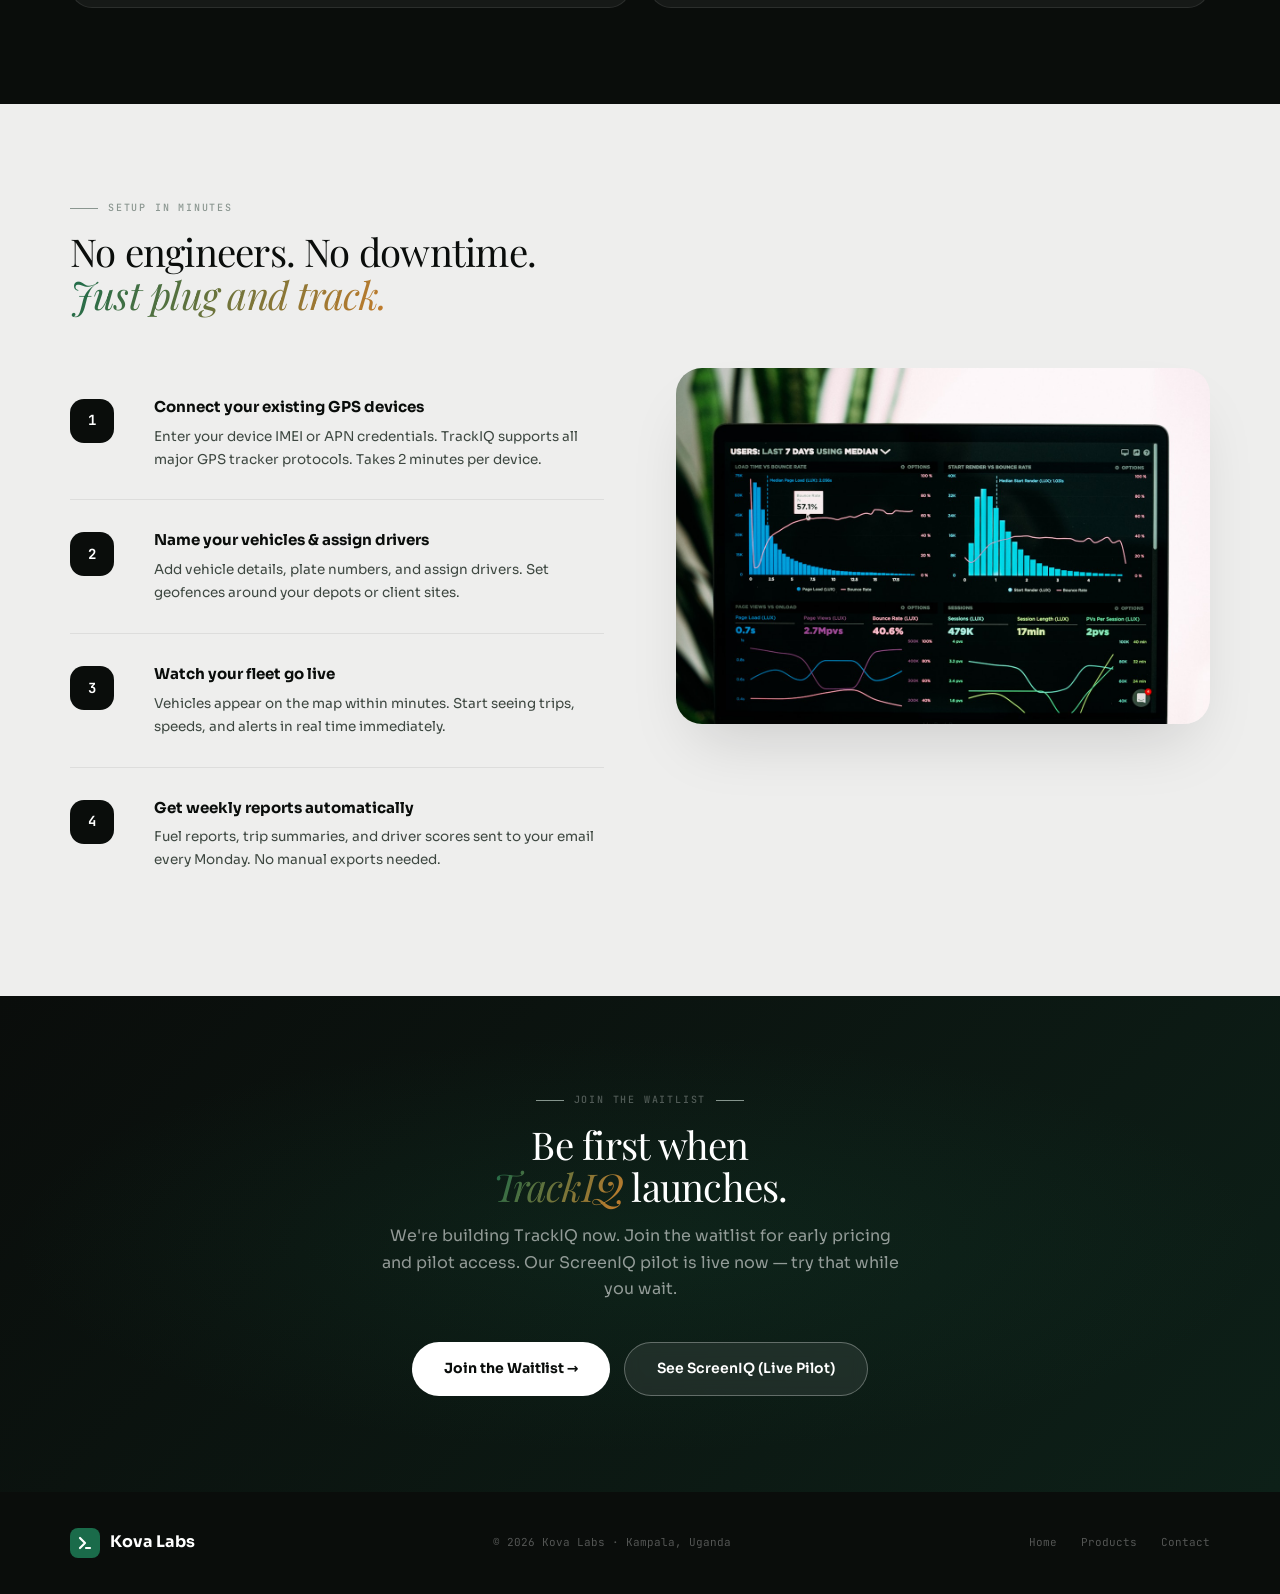
<file: products/trackiq.html>
<!DOCTYPE html>
<html lang="en">
<head>
  <meta charset="UTF-8"/>
  <meta name="viewport" content="width=device-width, initial-scale=1.0"/>
  <title>TrackIQ — Fleet & Asset Tracking for Africa | Kova Labs</title>
  <meta name="description" content="TrackIQ is real-time fleet and asset tracking software built for African businesses. Works on 2G/3G, offline-first, compatible with any GPS hardware."/>
  <link rel="preconnect" href="https://fonts.googleapis.com"/>
  <link rel="preconnect" href="https://fonts.gstatic.com" crossorigin/>
  <link href="https://fonts.googleapis.com/css2?family=Playfair+Display:ital,wght@0,400;0,600;1,400&family=Sora:wght@300;400;500;600;700&family=JetBrains+Mono:wght@400;500&display=swap" rel="stylesheet"/>
  <link rel="stylesheet" href="shared.css"/>
  <style>
    .map-demo {
      background: #060d06; border-radius: 20px; height: 280px;
      position: relative; overflow: hidden; border: 1px solid rgba(255,255,255,0.08);
      margin-top: 48px;
    }
    .map-grid {
      position: absolute; inset: 0;
      background-image: radial-gradient(rgba(74,222,128,0.12) 1px, transparent 1px);
      background-size: 22px 22px;
    }
    .mdot {
      position: absolute; width: 12px; height: 12px; border-radius: 50%;
      background: #4ade80; box-shadow: 0 0 18px #4ade80, 0 0 40px rgba(74,222,128,0.3);
    }
    .mdot-2 {
      position: absolute; width: 10px; height: 10px; border-radius: 50%;
      background: #38bdf8; box-shadow: 0 0 14px #38bdf8;
    }
    .mdot   { animation: driveA 10s infinite ease-in-out; }
    .mdot-2 { animation: driveB 14s infinite ease-in-out; }
    @keyframes driveA { 0%{top:20%;left:10%} 25%{top:55%;left:40%} 50%{top:28%;left:75%} 75%{top:68%;left:58%} 100%{top:20%;left:10%} }
    @keyframes driveB { 0%{top:60%;left:70%} 33%{top:30%;left:20%} 66%{top:70%;left:50%} 100%{top:60%;left:70%} }
    .map-pin { position: absolute; width: 8px; height: 8px; border-radius: 50%; background: rgba(255,255,255,0.2); }
    .map-stats-bar {
      position: absolute; bottom: 16px; left: 16px; right: 16px;
      display: flex; gap: 10px;
    }
    .mstat {
      background: rgba(0,0,0,0.75); backdrop-filter: blur(10px);
      padding: 8px 14px; border-radius: 40px;
      font-size: 12px; font-family: 'JetBrains Mono',monospace;
    }
    .mstat.green { color: #4ade80; }
    .mstat.blue  { color: #38bdf8; }
    .mstat.amber { color: #fbbf24; }
    .live-dot { display:inline-block; width:6px; height:6px; background:#4ade80; border-radius:50%; box-shadow:0 0 8px #4ade80; margin-right:6px; animation: pulse 1.5s infinite; }
    @keyframes pulse { 0%,100%{opacity:1;} 50%{opacity:0.3;} }
  </style>
</head>
<body>

  <nav class="nav">
    <div class="nav-inner">
      <a href="../index.html" class="logo">
        <div class="logo-mark">
          <svg width="16" height="16" viewBox="0 0 16 16" fill="none"><path d="M3 3L8 8L3 13M9 13H13" stroke="white" stroke-width="2.2" stroke-linecap="round" stroke-linejoin="round"/></svg>
        </div>
        Kova Labs
      </a>
      <div class="nav-links">
        <a href="../index.html#products">All Products</a>
        <a href="screeniq.html">ScreenIQ</a>
        <a href="kovacard.html">KovaCard</a>
        <a href="staffdesk.html">StaffDesk</a>
        <a href="payflow.html">PayFlow</a>
      </div>
      <a href="../index.html#contact" class="nav-back">← Get Early Access</a>
    </div>
  </nav>

  <!-- Hero -->
  <section class="product-hero">
    <div class="product-hero-bg">
      <img src="../images/trackiq-fleet.jpg" alt="Commercial fleet vehicles Africa"/>
      <div class="product-hero-overlay" style="background:linear-gradient(160deg,rgba(5,10,7,0.78) 0%,rgba(13,122,110,0.18) 100%);"></div>
    </div>
    <div class="product-hero-content">
      <div class="ph-badge">
        <span class="dot"></span>
        Coming Soon &middot; Fleet &amp; Asset Tracking
      </div>
      <h1>Know where every vehicle<br>is. <em>Always.</em></h1>
      <p>TrackIQ works with any GPS hardware already on your fleet &mdash; no rip-and-replace. Get live maps, geofencing, fuel reports, and driver behaviour analytics in under 10 minutes. Works on 2G, 3G, and 4G.</p>
      <div class="hero-btns">
        <a href="../index.html#contact" class="btn-primary">Join the Waitlist &rarr;</a>
        <a href="#features" class="btn-ghost">See Features</a>
      </div>
    </div>
  </section>

  <!-- Live Map Demo -->
  <div style="background:var(--ink); padding:0 32px 56px;">
    <div class="inner">
      <div class="map-demo reveal">
        <div class="map-grid"></div>
        <div class="mdot"></div>
        <div class="mdot-2"></div>
        <div class="map-pin" style="top:40%;left:30%;"></div>
        <div class="map-pin" style="top:65%;left:60%;"></div>
        <div class="map-pin" style="top:25%;left:55%;"></div>
        <div class="map-stats-bar">
          <div class="mstat green"><span class="live-dot"></span>LIVE &mdash; 24 vehicles active</div>
          <div class="mstat blue">2 alerts</div>
          <div class="mstat amber">1 geofence breach</div>
        </div>
      </div>
      <p style="text-align:center;font-family:'JetBrains Mono',monospace;font-size:11px;color:rgba(255,255,255,0.3);margin-top:14px;">Live tracking demo &mdash; real-time positions update every 30 seconds.</p>
    </div>
  </div>

  <!-- Features -->
  <section class="section" id="features" style="background:var(--surface);">
    <div class="inner">
      <div class="section-label">Core Features</div>
      <h2>Everything a fleet manager<br>in Africa <em>actually needs</em>.</h2>
      <p class="section-sub">Built around the real challenges of managing vehicles across Uganda's roads &mdash; patchy internet, fuel theft, untrustworthy trip logs.</p>
      <div class="features-grid reveal">
        <div class="feat-card">
          <div class="feat-icon fi-teal">
            <svg viewBox="0 0 24 24" fill="none" stroke="currentColor" stroke-width="1.7"><polygon points="3 11 22 2 13 21 11 13 3 11"/></svg>
          </div>
          <h3>Live Map Tracking</h3>
          <p>All vehicles plotted on a real-time map with 30-second refresh. Works on 2G, 3G, 4G. Offline data syncs automatically when the device reconnects.</p>
        </div>
        <div class="feat-card">
          <div class="feat-icon fi-amber">
            <svg viewBox="0 0 24 24" fill="none" stroke="currentColor" stroke-width="1.7"><path d="M18 8A6 6 0 0 0 6 8c0 7-3 9-3 9h18s-3-2-3-9"/><path d="M13.73 21a2 2 0 0 1-3.46 0"/></svg>
          </div>
          <h3>Geofence Alerts</h3>
          <p>Draw zones on the map. Get instant SMS or in-app alerts when any vehicle enters or exits a restricted area &mdash; site, school, city boundary.</p>
        </div>
        <div class="feat-card">
          <div class="feat-icon fi-green">
            <svg viewBox="0 0 24 24" fill="none" stroke="currentColor" stroke-width="1.7"><line x1="18" y1="20" x2="18" y2="10"/><line x1="12" y1="20" x2="12" y2="4"/><line x1="6" y1="20" x2="6" y2="14"/></svg>
          </div>
          <h3>Fuel &amp; Mileage Reports</h3>
          <p>Automatic trip logs, distance reports, and fuel consumption analytics. Catch over-fuelling and ghost trips instantly. Export to PDF or Excel.</p>
        </div>
        <div class="feat-card">
          <div class="feat-icon fi-rose">
            <svg viewBox="0 0 24 24" fill="none" stroke="currentColor" stroke-width="1.7"><circle cx="12" cy="12" r="10"/><path d="M12 8v4l3 3"/></svg>
          </div>
          <h3>Driver Behaviour Scoring</h3>
          <p>Score each driver on speeding, harsh braking, and idling. Identify high-risk drivers before accidents happen. Reduce insurance and maintenance costs.</p>
        </div>
        <div class="feat-card">
          <div class="feat-icon fi-blue">
            <svg viewBox="0 0 24 24" fill="none" stroke="currentColor" stroke-width="1.7"><rect x="2" y="3" width="20" height="14" rx="2"/><line x1="8" y1="21" x2="16" y2="21"/><line x1="12" y1="17" x2="12" y2="21"/></svg>
          </div>
          <h3>Any GPS Hardware</h3>
          <p>Works with Concox, Teltonika, Coban, and any MQTT/GPRS-compatible tracker. No proprietary hardware lock-in &mdash; use what you already have.</p>
        </div>
        <div class="feat-card">
          <div class="feat-icon fi-purple">
            <svg viewBox="0 0 24 24" fill="none" stroke="currentColor" stroke-width="1.7"><path d="M17 21v-2a4 4 0 0 0-4-4H5a4 4 0 0 0-4 4v2"/><circle cx="9" cy="7" r="4"/><path d="M23 21v-2a4 4 0 0 0-3-3.87"/><path d="M16 3.13a4 4 0 0 1 0 7.75"/></svg>
          </div>
          <h3>Multi-User &amp; Multi-Fleet</h3>
          <p>Managers, dispatchers, and drivers each get role-specific views. Manage multiple vehicle categories &mdash; trucks, saloons, motorcycles &mdash; in one account.</p>
        </div>
      </div>
    </div>
  </section>

  <!-- Use Cases -->
  <section class="section usecases">
    <div class="inner">
      <div class="section-label">Industries</div>
      <h2>Who <em>TrackIQ</em> is built for.</h2>
      <div class="usecase-grid reveal">
        <div class="usecase-card">
          <img src="../images/trackiq-fleet.jpg" alt="Fleet vehicles" class="usecase-img"/>
          <div class="usecase-body">
            <span class="usecase-tag">Logistics &amp; Transport</span>
            <h4>Delivery &amp; Distribution</h4>
            <p>Track delivery trucks, monitor route compliance, and prove delivery times to clients with automated trip reports.</p>
          </div>
        </div>
        <div class="usecase-card">
          <img src="../images/trackiq-gps.jpg" alt="GPS tracking" class="usecase-img"/>
          <div class="usecase-body">
            <span class="usecase-tag">Government &amp; NGO</span>
            <h4>Government Vehicle Pools</h4>
            <p>Eliminate ghost trips and fuel theft in government motor pools. Every trip logged, every kilometre accounted for.</p>
          </div>
        </div>
        <div class="usecase-card">
          <img src="../images/trackiq-dashboard.jpg" alt="Analytics dashboard" class="usecase-img"/>
          <div class="usecase-body">
            <span class="usecase-tag">Corporate</span>
            <h4>Company Car Fleets</h4>
            <p>Monitor executive and staff vehicles, enforce private-use policies, and track maintenance schedules.</p>
          </div>
        </div>
        <div class="usecase-card">
          <img src="../images/about-team.jpg" alt="School buses" class="usecase-img"/>
          <div class="usecase-body">
            <span class="usecase-tag">Education</span>
            <h4>School Bus Tracking</h4>
            <p>Parents get live location of school buses. Schools can prove buses ran on time. Drivers know they're accountable.</p>
          </div>
        </div>
      </div>
    </div>
  </section>

  <!-- How It Works -->
  <section class="section" style="background:var(--surface-2);">
    <div class="inner">
      <div style="display:grid;grid-template-columns:1fr 1fr;gap:72px;align-items:center;">
        <div>
          <div class="section-label">Setup in Minutes</div>
          <h2>No engineers. No downtime.<br><em>Just plug and track.</em></h2>
          <div class="steps">
            <div class="step reveal">
              <div class="step-num">1</div>
              <div><h4>Connect your existing GPS devices</h4><p>Enter your device IMEI or APN credentials. TrackIQ supports all major GPS tracker protocols. Takes 2 minutes per device.</p></div>
            </div>
            <div class="step reveal">
              <div class="step-num">2</div>
              <div><h4>Name your vehicles &amp; assign drivers</h4><p>Add vehicle details, plate numbers, and assign drivers. Set geofences around your depots or client sites.</p></div>
            </div>
            <div class="step reveal">
              <div class="step-num">3</div>
              <div><h4>Watch your fleet go live</h4><p>Vehicles appear on the map within minutes. Start seeing trips, speeds, and alerts in real time immediately.</p></div>
            </div>
            <div class="step reveal">
              <div class="step-num">4</div>
              <div><h4>Get weekly reports automatically</h4><p>Fuel reports, trip summaries, and driver scores sent to your email every Monday. No manual exports needed.</p></div>
            </div>
          </div>
        </div>
        <div>
          <img src="../images/trackiq-dashboard.jpg" alt="TrackIQ analytics dashboard"
            style="width:100%;border-radius:26px;box-shadow:0 32px 64px -20px rgba(0,0,0,0.15);object-fit:cover;max-height:460px;"/>
        </div>
      </div>
    </div>
  </section>

  <section class="cta-section">
    <div class="inner">
      <div class="section-label center" style="color:rgba(255,255,255,0.3);">Join the Waitlist</div>
      <h2>Be first when<br><em>TrackIQ</em> launches.</h2>
      <p>We're building TrackIQ now. Join the waitlist for early pricing and pilot access. Our ScreenIQ pilot is live now &mdash; try that while you wait.</p>
      <div class="cta-btns">
        <a href="../index.html#contact" class="btn-primary">Join the Waitlist &rarr;</a>
        <a href="screeniq.html" class="btn-ghost">See ScreenIQ (Live Pilot)</a>
      </div>
    </div>
  </section>

  <footer>
    <div class="footer-inner">
      <a href="../index.html" class="f-logo">
        <div class="logo-mark"><svg width="16" height="16" viewBox="0 0 16 16" fill="none"><path d="M3 3L8 8L3 13M9 13H13" stroke="white" stroke-width="2.2" stroke-linecap="round" stroke-linejoin="round"/></svg></div>
        Kova Labs
      </a>
      <p class="f-copy">&copy; 2026 Kova Labs &middot; Kampala, Uganda</p>
      <div class="f-links">
        <a href="../index.html">Home</a>
        <a href="../index.html#products">Products</a>
        <a href="../index.html#contact">Contact</a>
      </div>
    </div>
  </footer>

  <script>
    const obs = new IntersectionObserver(e => e.forEach(x => x.isIntersecting && x.target.classList.add('visible')), {threshold:0.12});
    document.querySelectorAll('.reveal,.step').forEach(el => obs.observe(el));
  </script>
</body>
</html>
</file>
<file: products/shared.css>
/* ========================================================
   Kova Labs – Shared Product Page Stylesheet
   Used by all pages in /products/
   ======================================================== */

*, *::before, *::after { box-sizing: border-box; margin: 0; padding: 0; }

:root {
  --ink:          #0a0d0b;
  --ink-2:        #3d4740;
  --ink-3:        #8a9690;
  --surface:      #f7f8f5;
  --surface-2:    #eeeeed;
  --surface-3:    #e2e3df;
  --accent:       #1a6b4a;
  --accent-light: #e3efe9;
  --accent-2:     #c47c2b;
  --accent-teal:  #0d7a6e;
  --gold:         #c9a227;
  --gold-light:   #faf3de;
  --border:       rgba(0,0,0,0.07);
  --border-2:     rgba(0,0,0,0.13);
  --radius:       12px;
  --radius-lg:    22px;
  --max-w:        1140px;
  --font-display: 'Playfair Display', Georgia, serif;
  --font-body:    'Sora', system-ui, sans-serif;
  --font-mono:    'JetBrains Mono', monospace;
}

html { scroll-behavior: smooth; }
body {
  font-family: var(--font-body);
  background: var(--surface);
  color: var(--ink);
  line-height: 1.65;
  font-size: 15px;
  -webkit-font-smoothing: antialiased;
}
h1,h2,h3 { font-family: var(--font-display); font-weight: 400; }
h4 { font-family: var(--font-body); font-weight: 600; }
a { text-decoration: none; }

em {
  font-style: italic;
  background: linear-gradient(120deg, var(--accent), var(--accent-2));
  -webkit-background-clip: text;
  -webkit-text-fill-color: transparent;
}

/* ── Navbar ── */
.nav {
  position: sticky; top: 0; z-index: 200;
  background: rgba(10,13,11,0.88);
  backdrop-filter: blur(20px);
  border-bottom: 1px solid rgba(255,255,255,0.08);
}
.nav-inner {
  max-width: var(--max-w); margin: 0 auto;
  padding: 0 32px; height: 68px;
  display: flex; align-items: center; justify-content: space-between;
}
.logo {
  font-size: 17px; font-weight: 700; letter-spacing: -0.4px;
  display: flex; align-items: center; gap: 10px; color: #fff;
}
.logo-mark {
  width: 30px; height: 30px; background: var(--accent); border-radius: 8px;
  display: flex; align-items: center; justify-content: center;
}
.logo-mark svg { width: 16px; height: 16px; }
.nav-links { display: flex; gap: 32px; }
.nav-links a { font-size: 13.5px; color: rgba(255,255,255,0.65); font-weight: 500; transition: color 0.2s; }
.nav-links a:hover { color: #fff; }
.nav-back {
  font-family: var(--font-mono); font-size: 11px; color: rgba(255,255,255,0.5);
  border: 1px solid rgba(255,255,255,0.2); padding: 6px 16px; border-radius: 40px;
  transition: all 0.2s;
}
.nav-back:hover { color: #fff; border-color: rgba(255,255,255,0.5); }

/* ── Hero ── */
.product-hero {
  position: relative; min-height: 88vh;
  display: flex; align-items: center; justify-content: center;
  text-align: center; overflow: hidden;
  padding: 100px 32px 80px;
}
.product-hero-bg {
  position: absolute; inset: 0; z-index: 0;
}
.product-hero-bg img {
  width: 100%; height: 100%; object-fit: cover;
  filter: brightness(0.28);
}
.product-hero-overlay {
  position: absolute; inset: 0;
  background: linear-gradient(160deg,
    rgba(5,10,7,0.75) 0%,
    rgba(26,107,74,0.2) 100%);
}
.product-hero-content {
  position: relative; z-index: 10; max-width: 780px;
  animation: fadeUp 1.2s ease forwards;
}
@keyframes fadeUp {
  from { opacity:0; transform:translateY(30px); }
  to   { opacity:1; transform:translateY(0); }
}

.ph-badge {
  display: inline-flex; align-items: center; gap: 8px;
  font-family: var(--font-mono); font-size: 10px; font-weight: 600;
  letter-spacing: 0.14em; text-transform: uppercase;
  background: rgba(255,255,255,0.1); color: rgba(255,255,255,0.85);
  border: 1px solid rgba(255,255,255,0.2); backdrop-filter: blur(8px);
  padding: 7px 18px; border-radius: 100px; margin-bottom: 28px;
}
.ph-badge .dot { width:6px; height:6px; border-radius:50%; background:#4ade80; box-shadow:0 0 8px #4ade80; }

.product-hero h1 {
  font-size: clamp(38px, 5vw, 70px);
  line-height: 1.07; letter-spacing: -0.02em;
  color: #fff; margin-bottom: 22px;
}
.product-hero p {
  font-size: 18px; color: rgba(255,255,255,0.75);
  max-width: 600px; margin: 0 auto 40px; line-height: 1.75;
}
.hero-btns { display: flex; gap: 14px; justify-content: center; flex-wrap: wrap; }

.btn-primary {
  background: #fff; color: var(--ink);
  font-size: 14px; font-weight: 700; padding: 14px 32px;
  border-radius: 40px; border: none; cursor: pointer;
  transition: all 0.3s cubic-bezier(0.22,1,0.36,1);
  display: inline-flex; align-items: center; gap: 8px;
}
.btn-primary:hover { background: #e8f5ee; transform: translateY(-2px); box-shadow: 0 16px 28px -10px rgba(0,0,0,0.25); }

.btn-ghost {
  background: rgba(255,255,255,0.08); color: #fff;
  font-size: 14px; font-weight: 600; padding: 14px 32px;
  border-radius: 40px; border: 1.5px solid rgba(255,255,255,0.3);
  backdrop-filter: blur(8px); cursor: pointer;
  transition: all 0.3s cubic-bezier(0.22,1,0.36,1);
  display: inline-flex; align-items: center; gap: 8px;
}
.btn-ghost:hover { background: rgba(255,255,255,0.16); border-color: rgba(255,255,255,0.6); transform: translateY(-2px); }

.btn-accent {
  background: var(--accent); color: #fff;
  font-size: 14px; font-weight: 700; padding: 14px 32px;
  border-radius: 40px; border: none; cursor: pointer;
  transition: all 0.3s cubic-bezier(0.22,1,0.36,1);
  display: inline-flex; align-items: center; gap: 8px;
}
.btn-accent:hover { background: #155a3e; transform: translateY(-2px); box-shadow: 0 16px 28px -10px rgba(26,107,74,0.4); }

/* ── Section commons ── */
.section { padding: 96px 32px; }
.section-label {
  font-family: var(--font-mono); font-size: 10px; font-weight: 500;
  letter-spacing: 0.18em; text-transform: uppercase;
  color: var(--ink-3); margin-bottom: 14px;
  display: flex; align-items: center; gap: 10px;
}
.section-label::before { content:''; display:inline-block; width:28px; height:1px; background:var(--ink-3); }
.section-label.center { justify-content: center; }
.section-label.center::before, .section-label.center::after { content:''; display:inline-block; width:28px; height:1px; background:var(--ink-3); }

h2 { font-size: clamp(28px, 3vw, 46px); line-height: 1.1; letter-spacing: -0.02em; margin-bottom: 16px; }
.section-sub { font-size: 16px; color: var(--ink-2); max-width: 540px; line-height: 1.8; }
.inner { max-width: var(--max-w); margin: 0 auto; }

/* ── Features grid ── */
.features-grid {
  display: grid; grid-template-columns: repeat(3,1fr); gap: 20px;
  margin-top: 52px;
}
.feat-card {
  background: rgba(255,255,255,0.72); backdrop-filter: blur(10px);
  border: 1px solid rgba(255,255,255,0.9); border-radius: var(--radius-lg);
  padding: 28px; position: relative; overflow: hidden;
  transition: all 0.35s cubic-bezier(0.22,1,0.36,1);
}
.feat-card::before {
  content:''; position:absolute; top:0; left:0; right:0; height:3px;
  background: linear-gradient(90deg, var(--accent), var(--accent-2));
  transform: scaleX(0); transform-origin: left; transition: transform 0.4s;
}
.feat-card:hover::before { transform: scaleX(1); }
.feat-card:hover { transform: translateY(-6px); box-shadow: 0 28px 44px -16px rgba(0,0,0,0.12); }

.feat-icon {
  width: 48px; height: 48px; border-radius: 14px;
  display: flex; align-items: center; justify-content: center;
  margin-bottom: 18px;
}
.feat-icon svg { width: 22px; height: 22px; }
.fi-green  { background: var(--accent-light); color: var(--accent); }
.fi-teal   { background: #d8efec; color: var(--accent-teal); }
.fi-amber  { background: #faeedd; color: var(--accent-2); }
.fi-blue   { background: #e3ecfb; color: #2563b0; }
.fi-purple { background: #ede9f8; color: #6d40c4; }
.fi-rose   { background: #fce8ef; color: #b83060; }
.fi-indigo { background: #e8ebf8; color: #3f51b5; }
.fi-gold   { background: var(--gold-light); color: var(--gold); }

.feat-card h3 { font-family: var(--font-body); font-size: 15px; font-weight: 700; margin-bottom: 8px; }
.feat-card p  { font-size: 13.5px; color: var(--ink-2); line-height: 1.7; }

/* ── Use cases ── */
.usecases { background: var(--ink); }
.usecases .section-label { color: rgba(255,255,255,0.35); }
.usecases h2 { color: #fff; }
.usecases .section-sub { color: rgba(255,255,255,0.5); }
.usecase-grid { display: grid; grid-template-columns: 1fr 1fr; gap: 18px; margin-top: 44px; }
.usecase-card {
  background: rgba(255,255,255,0.05); border: 1px solid rgba(255,255,255,0.09);
  border-radius: var(--radius-lg); overflow: hidden;
  transition: all 0.3s ease;
}
.usecase-card:hover { background: rgba(255,255,255,0.09); transform: translateY(-4px); }
.usecase-img { width:100%; height:220px; object-fit:cover; display:block; filter: brightness(0.75); transition: filter 0.3s; }
.usecase-card:hover .usecase-img { filter: brightness(0.9); }
.usecase-body { padding: 22px; }
.usecase-tag {
  font-family: var(--font-mono); font-size: 9px; font-weight: 500;
  text-transform: uppercase; letter-spacing: 0.12em;
  color: var(--accent-teal); margin-bottom: 8px; display: block;
}
.usecase-body h4 { font-size: 14px; font-weight: 700; color: rgba(255,255,255,0.88); margin-bottom: 6px; }
.usecase-body p  { font-size: 13px; color: rgba(255,255,255,0.45); line-height: 1.65; }

/* ── How it works ── */
.steps { display: flex; flex-direction: column; gap: 0; margin-top: 52px; }
.step {
  display: grid; grid-template-columns: 60px 1fr; gap: 24px;
  padding: 28px 0; border-bottom: 1px solid var(--border);
  align-items: flex-start;
  opacity: 0; transform: translateX(-20px);
  transition: all 0.5s ease;
}
.step.visible { opacity: 1; transform: translateX(0); }
.step:last-child { border-bottom: none; }
.step-num {
  width: 44px; height: 44px; border-radius: 14px;
  background: var(--ink); color: #fff;
  font-family: var(--font-mono); font-size: 14px; font-weight: 700;
  display: flex; align-items: center; justify-content: center; flex-shrink: 0;
  margin-top: 4px;
}
.step h4 { font-size: 15px; font-weight: 700; margin-bottom: 6px; }
.step p  { font-size: 13.5px; color: var(--ink-2); line-height: 1.7; }

/* ── Spec table ── */
.spec-table { width:100%; border-collapse: collapse; margin-top: 32px; }
.spec-table th {
  font-family: var(--font-mono); font-size: 10px; text-transform: uppercase;
  letter-spacing: 0.1em; color: var(--ink-3); text-align: left;
  padding: 10px 16px; background: var(--surface-2); border-bottom: 1px solid var(--border-2);
}
.spec-table td {
  padding: 13px 16px; font-size: 13.5px; border-bottom: 1px solid var(--border);
  vertical-align: top;
}
.spec-table tr:hover td { background: var(--accent-light); }
.spec-check { color: var(--accent); font-weight: 700; }

/* ── CTA ── */
.cta-section {
  background: linear-gradient(135deg, var(--ink) 0%, #0d2018 100%);
  padding: 96px 32px; text-align: center; position: relative; overflow: hidden;
}
.cta-section::before {
  content:''; position:absolute; inset:0;
  background: radial-gradient(ellipse 70% 60% at 50% 50%, rgba(26,107,74,0.15) 0%, transparent 70%);
}
.cta-section h2 { color: #fff; position: relative; }
.cta-section p  { color: rgba(255,255,255,0.55); max-width:520px; margin: 16px auto 40px; font-size: 16px; position: relative; }
.cta-btns { display: flex; gap: 14px; justify-content: center; flex-wrap: wrap; position: relative; }

/* ── Pilot banner ── */
.pilot-banner {
  background: linear-gradient(90deg, var(--accent-light) 0%, var(--gold-light) 100%);
  border: 1px solid rgba(26,107,74,0.2);
  border-radius: var(--radius-lg); padding: 20px 28px;
  display: flex; align-items: center; justify-content: space-between;
  gap: 20px; flex-wrap: wrap; margin: 52px 0 0;
}
.pb-left strong { display: block; font-size: 14px; font-weight: 700; color: var(--ink); margin-bottom: 3px; }
.pb-left span   { font-size: 13px; color: var(--ink-2); }

/* ── Story section ── */
.story { background: var(--surface-2); }
.story-grid { display: grid; grid-template-columns: 1fr 1fr; gap: 72px; align-items: center; }
.story-img-wrap { border-radius: 26px; overflow: hidden; box-shadow: 0 24px 48px -12px rgba(0,0,0,0.15); }
.story-img-wrap img { width: 100%; height: 400px; object-fit: cover; display: block; transition: transform 0.6s ease; }
.story-img-wrap:hover img { transform: scale(1.04); }
.story-quote {
  font-family: var(--font-display); font-size: 18px; font-style: italic;
  color: var(--ink-2); line-height: 1.7; margin: 24px 0;
  border-left: 3px solid var(--accent); padding-left: 20px;
}
.story-cite { font-family: var(--font-mono); font-size: 11px; color: var(--ink-3); letter-spacing: 0.1em; }

/* ── Footer ── */
footer { background: var(--ink); padding: 36px 32px; }
.footer-inner {
  max-width: var(--max-w); margin: 0 auto;
  display: flex; align-items: center; justify-content: space-between; flex-wrap: wrap; gap: 16px;
}
.f-logo { color: #fff; font-size: 16px; font-weight: 700; display: flex; align-items: center; gap: 10px; }
.f-logo .logo-mark { background: var(--accent); }
.f-copy { font-family: var(--font-mono); font-size: 11px; color: rgba(255,255,255,0.3); }
.f-links { display: flex; gap: 24px; }
.f-links a { font-family: var(--font-mono); font-size: 11px; color: rgba(255,255,255,0.3); transition: color 0.2s; }
.f-links a:hover { color: #fff; }

/* ── Fade-in-up on scroll ── */
.reveal { opacity:0; transform: translateY(28px); transition: opacity 0.65s ease, transform 0.65s ease; }
.reveal.visible { opacity:1; transform:translateY(0); }

/* ── Responsive ── */
@media (max-width: 900px) {
  .features-grid { grid-template-columns: 1fr 1fr; }
  .usecase-grid { grid-template-columns: 1fr; }
  .story-grid { grid-template-columns: 1fr; gap: 40px; }
  .nav-links { display: none; }
}
@media (max-width: 560px) {
  .features-grid { grid-template-columns: 1fr; }
  .product-hero h1 { font-size: 34px; }
  .section { padding: 64px 20px; }
}
</file>
